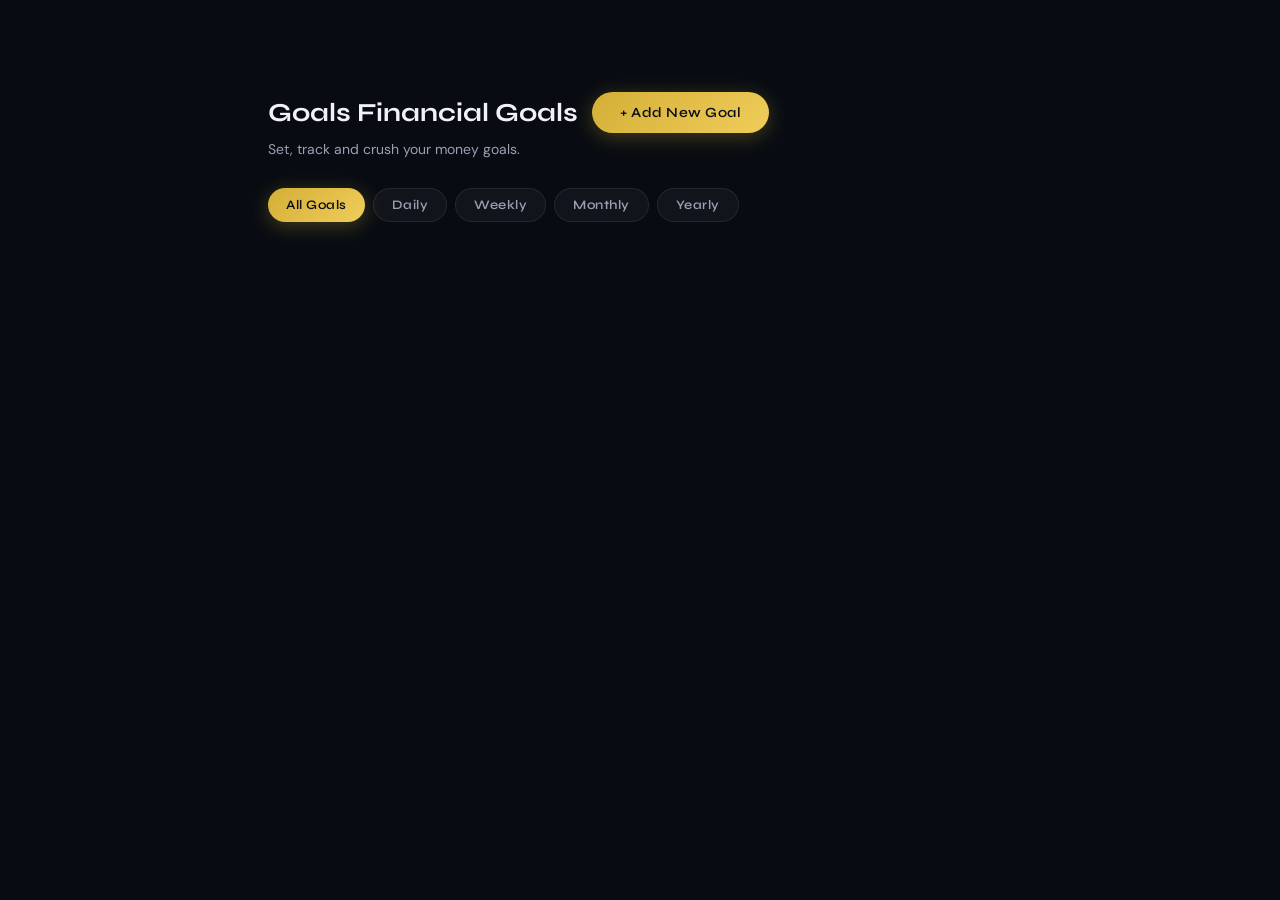
<file: goals.html>
<!DOCTYPE html>
<html lang="en">
<head>
  <meta charset="UTF-8"/>
  <meta name="viewport" content="width=device-width, initial-scale=1.0"/>
  <title>Goals – Money Mission</title>
  <link rel="stylesheet" href="global.css"/>
  <link rel="stylesheet" href="dashboard.css"/>
</head>
<body>
<div id="money-bg"></div>
<div id="toast-container"></div>

<div class="app-layout">
  <main class="main-content" id="mainContent">

    <div class="page-header">
      <div>
        <div class="page-title">Goals Financial Goals</div>
        <div class="page-sub">Set, track and crush your money goals.</div>
      </div>
      <button class="btn btn-gold" onclick="openModal('addGoalModal')">+ Add New Goal</button>
    </div>

    <!-- Filter tabs -->
    <div style="display:flex;gap:8px;flex-wrap:wrap;margin-bottom:20px;" id="goalTabs">
      <button class="btn btn-gold btn-sm" data-filter="all"     onclick="filterGoals('all',this)">All Goals</button>
      <button class="btn btn-ghost btn-sm" data-filter="daily"  onclick="filterGoals('daily',this)">Daily</button>
      <button class="btn btn-ghost btn-sm" data-filter="weekly" onclick="filterGoals('weekly',this)">Weekly</button>
      <button class="btn btn-ghost btn-sm" data-filter="monthly"onclick="filterGoals('monthly',this)">Monthly</button>
      <button class="btn btn-ghost btn-sm" data-filter="yearly" onclick="filterGoals('yearly',this)">Yearly</button>
    </div>

    <!-- Goals List -->
    <div class="goals-list" id="goalsList"></div>

    <!-- Empty state -->
    <div id="goalsEmpty" style="display:none;text-align:center;padding:60px 20px;">
      <div style="font-size:52px;margin-bottom:16px;">Goals</div>
      <div style="font-family:var(--font-display);font-size:20px;font-weight:700;margin-bottom:8px;">No goals yet</div>
      <div style="color:var(--text-secondary);font-size:14px;margin-bottom:24px;">Create your first financial goal and start your journey.</div>
      <button class="btn btn-gold" onclick="openModal('addGoalModal')">Create First Goal</button>
    </div>

  </main>
</div>

<!-- Add/Edit Goal Modal -->
<div class="modal-overlay" id="addGoalModal">
  <div class="glass modal">
    <div class="modal-header">
      <div class="modal-title" id="modalTitle">Add New Goal</div>
      <button class="modal-close" onclick="closeModal('addGoalModal')">×</button>
    </div>
    <form id="goalForm" style="display:flex;flex-direction:column;gap:16px;">
      <input type="hidden" id="goalId"/>
      <div class="goal-form-grid">
        <div class="form-group full-width">
          <label class="form-label">Goal Name</label>
          <input class="form-control" id="gName" placeholder="e.g. Emergency Fund" required/>
        </div>
        <div class="form-group">
          <label class="form-label">Target Amount (₹)</label>
          <input class="form-control" id="gTarget" type="number" placeholder="100000" min="1" required/>
        </div>
        <div class="form-group">
          <label class="form-label">Current Amount (₹)</label>
          <input class="form-control" id="gCurrent" type="number" placeholder="0" min="0" value="0"/>
        </div>
        <div class="form-group">
          <label class="form-label">Deadline</label>
          <input class="form-control" id="gDeadline" type="date"/>
        </div>
        <div class="form-group">
          <label class="form-label">Category</label>
          <select class="form-control" id="gCategory">
            <option value="daily">Daily</option>
            <option value="weekly">Weekly</option>
            <option value="monthly" selected>Monthly</option>
            <option value="yearly">Yearly</option>
          </select>
        </div>
        <div class="form-group full-width">
          <label class="form-label">Priority Level</label>
          <select class="form-control" id="gPriority">
            <option value="high">High High</option>
            <option value="medium" selected>Medium Medium</option>
            <option value="low">Low Low</option>
          </select>
        </div>
      </div>
      <button type="submit" class="btn btn-gold" style="width:100%;padding:14px;">Save Goal</button>
    </form>
  </div>
</div>

<script src="global.js"></script>
<script src="layout.js"></script>
<script>
document.addEventListener('DOMContentLoaded', () => {
  renderLayout('goals.html', 'Goals');
  initMoneyBackground();
  initSidebar();
  loadGoals();
});

let currentFilter = 'all';

// Default goals if none exist
function getGoals() {
  const saved = store.get('goals', null);
  if (saved) return saved;
  const defaults = [
    { id: '1', name: 'Emergency Fund', target: 200000, current: 180000, deadline: '2025-12-31', category: 'yearly',  priority: 'high' },
    { id: '2', name: 'Goa Vacation',   target: 50000,  current: 27500,  deadline: '2025-09-01', category: 'monthly', priority: 'medium' },
    { id: '3', name: 'New Laptop',     target: 80000,  current: 24000,  deadline: '2026-03-01', category: 'monthly', priority: 'medium' },
    { id: '4', name: 'Daily Coffee Budget', target: 3000, current: 2100, deadline: '2025-06-30', category: 'daily', priority: 'low' },
    { id: '5', name: 'Weekly Groceries',    target: 2500, current: 1800, deadline: '2025-06-30', category: 'weekly', priority: 'medium' },
  ];
  store.set('goals', defaults);
  return defaults;
}

function loadGoals(filter) {
  if (filter) currentFilter = filter;
  const goals = getGoals();
  const list = document.getElementById('goalsList');
  const empty = document.getElementById('goalsEmpty');
  const filtered = currentFilter === 'all' ? goals : goals.filter(g => g.category === currentFilter);

  if (!filtered.length) {
    list.innerHTML = '';
    empty.style.display = 'block';
    return;
  }
  empty.style.display = 'none';

  list.innerHTML = filtered.map(goal => {
    const pct = Math.min(Math.round((+goal.current / +goal.target) * 100), 100);
    const fillClass = pct >= 80 ? 'green' : pct >= 40 ? '' : 'red';
    const priorityClass = `priority-${goal.priority}`;
    return `
      <div class="glass goal-card">
        <div class="goal-card-header">
          <div class="goal-info">
            <div class="goal-name">${goal.name}</div>
            <div class="goal-meta">
              <span class="badge ${priorityClass}">${goal.priority} priority</span>
              <span class="badge badge-blue">${goal.category}</span>
              ${goal.deadline ? `<span class="goal-meta-item">Daily ${formatDate(goal.deadline)}</span>` : ''}
            </div>
          </div>
          <div class="goal-actions">
            <button class="btn btn-ghost btn-sm btn-icon" onclick="editGoal('${goal.id}')" title="Edit">Edit</button>
            <button class="btn btn-danger btn-sm btn-icon" onclick="deleteGoal('${goal.id}')" title="Delete">Del</button>
          </div>
        </div>
        <div class="goal-progress-row">
          <div class="goal-amounts">
            <strong>${formatCurrency(goal.current)}</strong>
            <span class="text-muted"> / ${formatCurrency(goal.target)}</span>
          </div>
          <div class="goal-pct">${pct}%</div>
        </div>
        <div class="progress-wrap">
          <div class="progress-fill ${fillClass}" id="gbar-${goal.id}" style="width:0%"></div>
        </div>
      </div>
    `;
  }).join('');

  // Animate bars
  setTimeout(() => {
    filtered.forEach(goal => {
      const pct = Math.min(Math.round((+goal.current / +goal.target) * 100), 100);
      const bar = document.getElementById('gbar-' + goal.id);
      if (bar) bar.style.width = pct + '%';
    });
  }, 80);
}

function filterGoals(filter, btn) {
  currentFilter = filter;
  document.querySelectorAll('#goalTabs .btn').forEach(b => {
    b.className = b === btn ? 'btn btn-gold btn-sm' : 'btn btn-ghost btn-sm';
  });
  loadGoals();
}

// Add / Edit
document.getElementById('goalForm').addEventListener('submit', e => {
  e.preventDefault();
  const id = document.getElementById('goalId').value;
  const goals = getGoals();
  const goal = {
    id: id || Date.now().toString(),
    name: document.getElementById('gName').value.trim(),
    target: +document.getElementById('gTarget').value,
    current: +document.getElementById('gCurrent').value || 0,
    deadline: document.getElementById('gDeadline').value,
    category: document.getElementById('gCategory').value,
    priority: document.getElementById('gPriority').value,
  };
  if (!goal.name || !goal.target) return showToast('Please fill required fields.', 'error');

  if (id) {
    const idx = goals.findIndex(g => g.id === id);
    if (idx > -1) goals[idx] = goal;
  } else {
    goals.push(goal);
  }
  store.set('goals', goals);
  closeModal('addGoalModal');
  loadGoals();
  showToast(id ? 'Goal updated! Goals' : 'New goal created! ', 'success');
});

function editGoal(id) {
  const goal = getGoals().find(g => g.id === id);
  if (!goal) return;
  document.getElementById('modalTitle').textContent = 'Edit Goal';
  document.getElementById('goalId').value   = goal.id;
  document.getElementById('gName').value    = goal.name;
  document.getElementById('gTarget').value  = goal.target;
  document.getElementById('gCurrent').value = goal.current;
  document.getElementById('gDeadline').value = goal.deadline || '';
  document.getElementById('gCategory').value = goal.category;
  document.getElementById('gPriority').value = goal.priority;
  openModal('addGoalModal');
}

function deleteGoal(id) {
  if (!confirm('Delete this goal?')) return;
  const goals = getGoals().filter(g => g.id !== id);
  store.set('goals', goals);
  loadGoals();
  showToast('Goal deleted.', 'info');
}

// Reset modal on open
document.getElementById('addGoalModal').addEventListener('click', e => {
  if (e.target === e.currentTarget) {
    document.getElementById('goalId').value = '';
    document.getElementById('modalTitle').textContent = 'Add New Goal';
    document.getElementById('goalForm').reset();
  }
});

const origOpen = window.openModal;
window.openModal = function(id) {
  if (id === 'addGoalModal') {
    document.getElementById('goalId').value = '';
    document.getElementById('modalTitle').textContent = 'Add New Goal';
    document.getElementById('goalForm').reset();
  }
  origOpen(id);
};
</script>
</body>
</html>
</file>
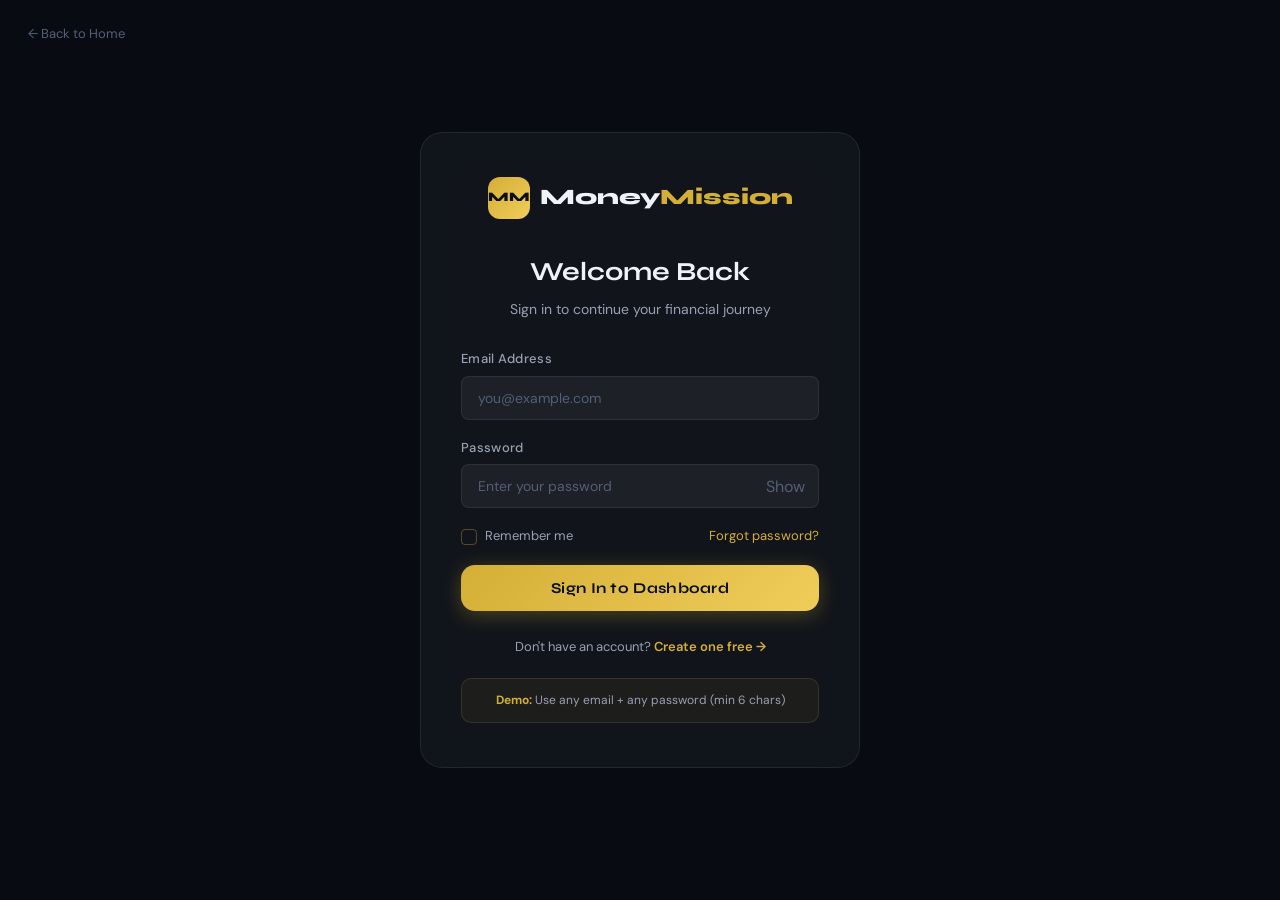
<file: login.html>
<!DOCTYPE html>
<html lang="en">
<head>
  <meta charset="UTF-8"/>
  <meta name="viewport" content="width=device-width, initial-scale=1.0"/>
  <title>Login – Money Mission</title>
  <link rel="stylesheet" href="global.css"/>
  <link rel="stylesheet" href="auth.css"/>
</head>
<body>
<div id="money-bg"></div>
<a href="index.html" class="auth-back">&larr; Back to Home</a>

<div class="auth-page">
  <div class="glass auth-card">

    <div class="auth-logo">
      <div class="logo-icon"></div>
      <div class="logo-name">Money<span>Mission</span></div>
    </div>

    <div class="auth-heading">
      <h1 class="auth-title">Welcome Back</h1>
      <p class="auth-sub">Sign in to continue your financial journey</p>
    </div>

    <form class="auth-form" id="loginForm" novalidate>
      <div class="form-group">
        <label class="form-label" for="email">Email Address</label>
        <input class="form-control" type="email" id="email" placeholder="you@example.com" autocomplete="email"/>
        <span class="field-error" id="emailErr">Please enter a valid email.</span>
      </div>

      <div class="form-group">
        <label class="form-label" for="password">Password</label>
        <div class="input-wrap">
          <input class="form-control" type="password" id="password" placeholder="Enter your password" autocomplete="current-password"/>
          <button type="button" class="input-icon" id="togglePwd">Show</button>
        </div>
        <span class="field-error" id="pwdErr">Password must be at least 6 characters.</span>
      </div>

      <div class="auth-options">
        <label class="remember-wrap">
          <input type="checkbox" id="remember"/>
          <div class="custom-check"></div>
          Remember me
        </label>
        <a href="#" class="forgot-link">Forgot password?</a>
      </div>

      <button type="submit" class="auth-btn" id="loginBtn">Sign In to Dashboard</button>

      <div class="auth-redirect">
        Don't have an account? <a href="signup.html">Create one free &rarr;</a>
      </div>
    </form>

    <div style="margin-top:20px;padding:12px;background:rgba(212,175,55,0.06);border:1px solid rgba(212,175,55,0.15);border-radius:10px;font-size:12px;color:var(--text-secondary);text-align:center;">
      <strong style="color:var(--gold)">Demo:</strong> Use any email + any password (min 6 chars)
    </div>
  </div>
</div>

<script src="global.js"></script>
<script>
  // Override guardRoute — this is a public page
  function guardRoute() {}

  // Password toggle
  document.getElementById('togglePwd').addEventListener('click', function() {
    var p = document.getElementById('password');
    p.type = (p.type === 'password') ? 'text' : 'password';
    this.textContent = (p.type === 'text') ? 'Hide' : 'Show';
  });

  // Init background
  document.addEventListener('DOMContentLoaded', function() {
    initMoneyBackground();
  });

  // Form submit
  document.getElementById('loginForm').addEventListener('submit', function(e) {
    e.preventDefault();

    var email = document.getElementById('email').value.trim();
    var pwd   = document.getElementById('password').value;
    var valid = true;

    document.getElementById('emailErr').classList.remove('show');
    document.getElementById('pwdErr').classList.remove('show');

    if (!email || email.indexOf('@') < 0 || email.indexOf('.') < 0) {
      document.getElementById('emailErr').classList.add('show');
      valid = false;
    }
    if (pwd.length < 6) {
      document.getElementById('pwdErr').classList.add('show');
      valid = false;
    }
    if (!valid) return;

    var btn = document.getElementById('loginBtn');
    btn.textContent = 'Signing in...';
    btn.disabled = true;

    setTimeout(function() {
      // Save user
      var name = email.split('@')[0]
        .replace(/[._-]/g, ' ')
        .replace(/\b\w/g, function(ch) { return ch.toUpperCase(); });
      try {
        localStorage.setItem('mm_user', JSON.stringify({
          name: name, email: email, joinedAt: new Date().toISOString()
        }));
      } catch(ex) {}

      // ---- THE FIX: build absolute URL from current location ----
      var url = window.location.protocol + '//' +
                window.location.host +
                window.location.pathname.replace(/\/[^\/]*$/, '/') +
                'dashboard.html';
      window.location.replace(url);
    }, 700);
  });
</script>
</body>
</html>
</file>
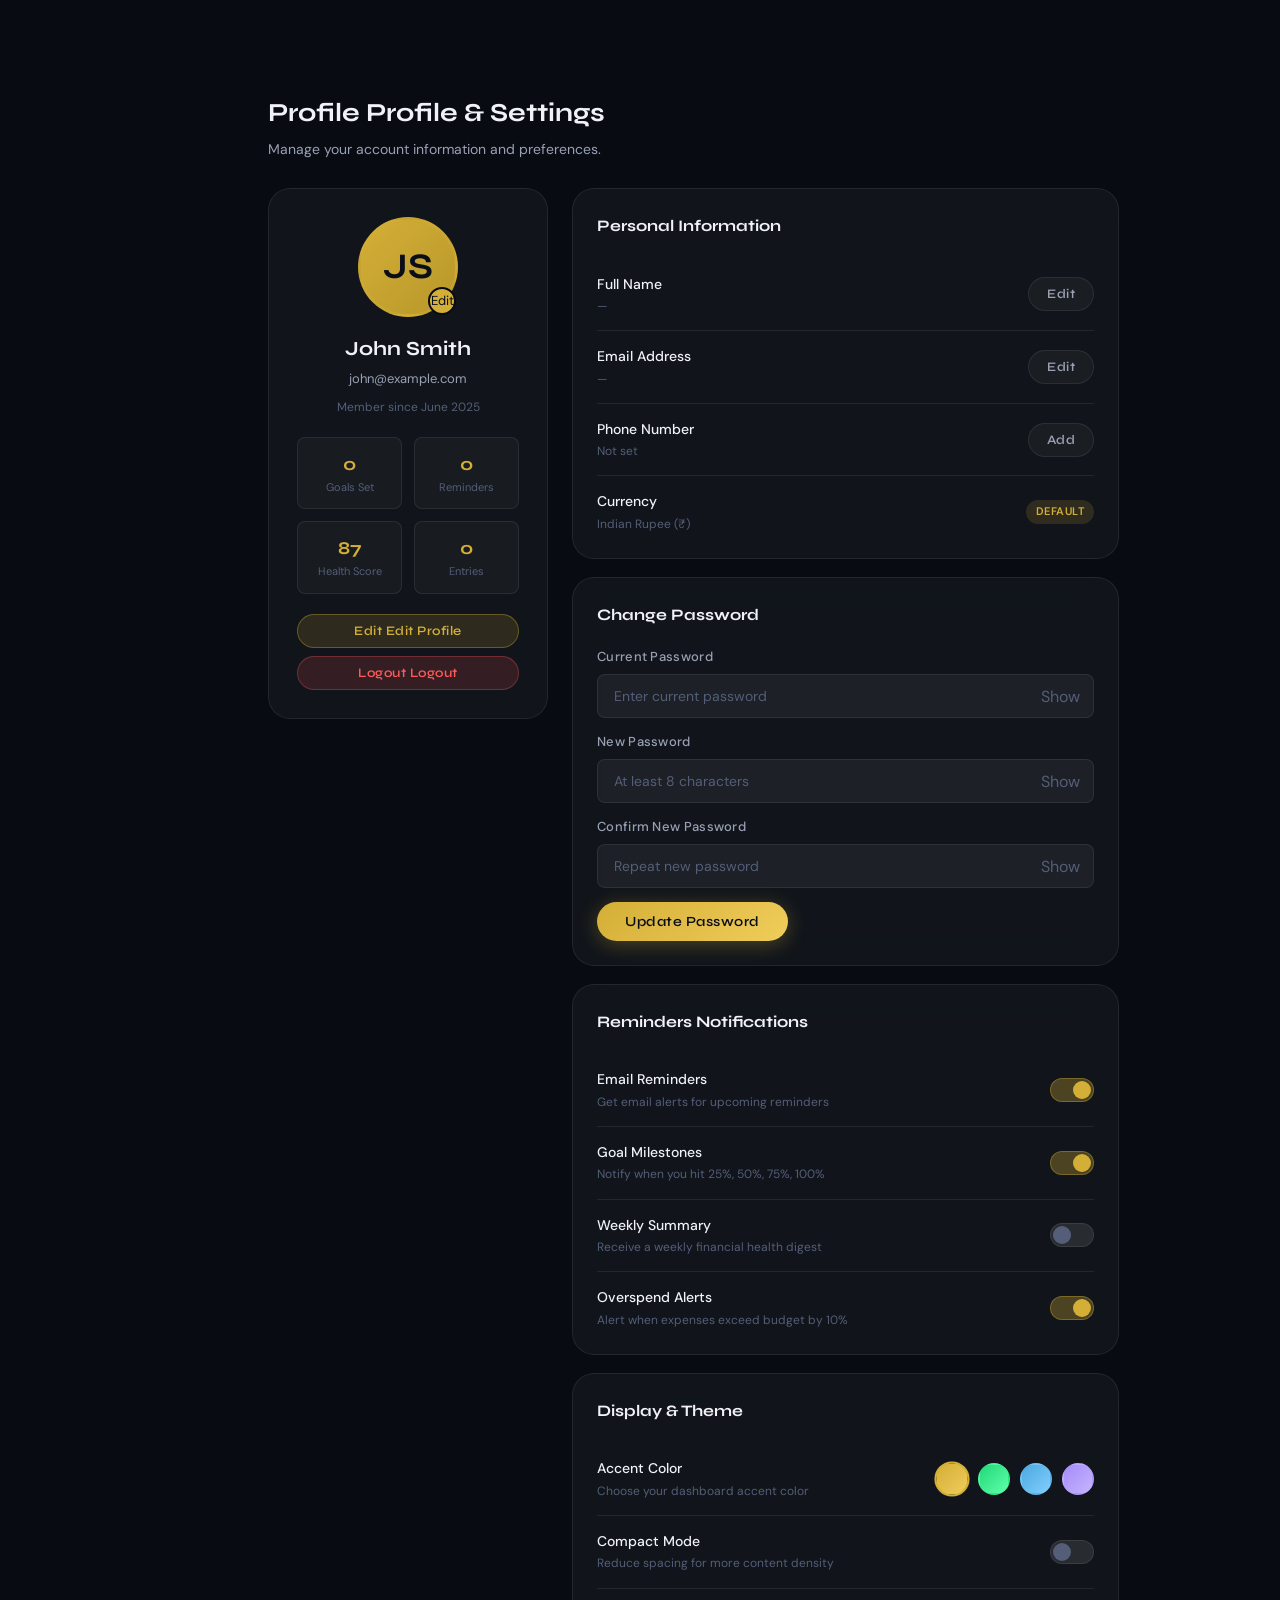
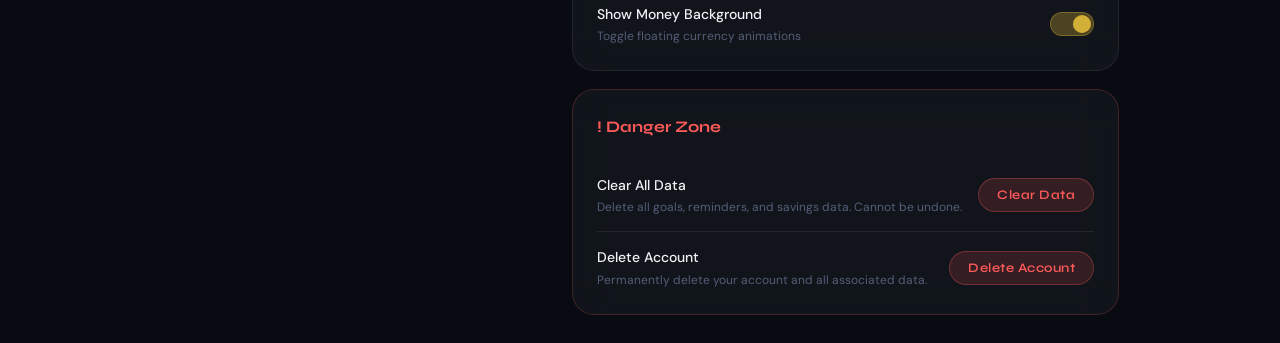
<file: profile.html>
<!DOCTYPE html>
<html lang="en">
<head>
  <meta charset="UTF-8"/>
  <meta name="viewport" content="width=device-width, initial-scale=1.0"/>
  <title>Profile – Money Mission</title>
  <link rel="stylesheet" href="global.css"/>
  <link rel="stylesheet" href="dashboard.css"/>
</head>
<body>
<div id="money-bg"></div>
<div id="toast-container"></div>

<div class="app-layout">
  <main class="main-content">

    <div class="page-header">
      <div>
        <div class="page-title">Profile Profile & Settings</div>
        <div class="page-sub">Manage your account information and preferences.</div>
      </div>
    </div>

    <div class="profile-layout">

      <!-- Left sidebar card -->
      <div>
        <div class="glass profile-sidebar-card">
          <div class="profile-photo-wrap">
            <div class="profile-photo" id="profileAvatar">JS</div>
            <button class="photo-edit-btn" onclick="document.getElementById('photoInput').click()" title="Change photo">Edit</button>
            <input type="file" id="photoInput" accept="image/*" style="display:none" onchange="handlePhotoChange(event)"/>
          </div>
          <div class="profile-name" id="profileName">John Smith</div>
          <div class="profile-email" id="profileEmail">john@example.com</div>
          <div class="profile-joined" id="profileJoined">Member since June 2025</div>

          <div class="profile-stats-mini">
            <div class="profile-stat-mini">
              <div class="profile-stat-mini-val" id="pGoalsCount">0</div>
              <div class="profile-stat-mini-label">Goals Set</div>
            </div>
            <div class="profile-stat-mini">
              <div class="profile-stat-mini-val" id="pRemCount">0</div>
              <div class="profile-stat-mini-label">Reminders</div>
            </div>
            <div class="profile-stat-mini">
              <div class="profile-stat-mini-val">87</div>
              <div class="profile-stat-mini-label">Health Score</div>
            </div>
            <div class="profile-stat-mini">
              <div class="profile-stat-mini-val" id="pSavCount">0</div>
              <div class="profile-stat-mini-label">Entries</div>
            </div>
          </div>

          <div style="margin-top:20px;display:flex;flex-direction:column;gap:8px;">
            <button class="btn btn-outline btn-sm w-full" onclick="openModal('editProfileModal')">Edit Edit Profile</button>
            <button class="btn btn-danger btn-sm w-full" onclick="confirmLogout()">Logout Logout</button>
          </div>
        </div>
      </div>

      <!-- Right main -->
      <div class="profile-main">

        <!-- Personal Info -->
        <div class="glass settings-section-card">
          <div class="settings-section-title"> Personal Information</div>
          <div id="profileInfoRows">
            <div class="settings-row">
              <div><div class="settings-label">Full Name</div><div class="settings-desc" id="infoName">—</div></div>
              <button class="btn btn-ghost btn-sm" onclick="openModal('editProfileModal')">Edit</button>
            </div>
            <div class="settings-row">
              <div><div class="settings-label">Email Address</div><div class="settings-desc" id="infoEmail">—</div></div>
              <button class="btn btn-ghost btn-sm" onclick="openModal('editProfileModal')">Edit</button>
            </div>
            <div class="settings-row">
              <div><div class="settings-label">Phone Number</div><div class="settings-desc" id="infoPhone">Not set</div></div>
              <button class="btn btn-ghost btn-sm" onclick="openModal('editProfileModal')">Add</button>
            </div>
            <div class="settings-row">
              <div><div class="settings-label">Currency</div><div class="settings-desc">Indian Rupee (₹)</div></div>
              <span class="badge badge-gold">Default</span>
            </div>
          </div>
        </div>

        <!-- Change Password -->
        <div class="glass settings-section-card">
          <div class="settings-section-title"> Change Password</div>
          <form id="pwdForm" style="display:flex;flex-direction:column;gap:14px;">
            <div class="form-group">
              <label class="form-label">Current Password</label>
              <div class="input-wrap">
                <input class="form-control" type="password" id="curPwd" placeholder="Enter current password"/>
                <button type="button" class="input-icon" onclick="togglePwdField('curPwd',this)">Show</button>
              </div>
            </div>
            <div class="form-group">
              <label class="form-label">New Password</label>
              <div class="input-wrap">
                <input class="form-control" type="password" id="newPwd" placeholder="At least 8 characters"/>
                <button type="button" class="input-icon" onclick="togglePwdField('newPwd',this)">Show</button>
              </div>
            </div>
            <div class="form-group">
              <label class="form-label">Confirm New Password</label>
              <div class="input-wrap">
                <input class="form-control" type="password" id="cnfPwd" placeholder="Repeat new password"/>
                <button type="button" class="input-icon" onclick="togglePwdField('cnfPwd',this)">Show</button>
              </div>
            </div>
            <button type="submit" class="btn btn-gold" style="align-self:flex-start;padding:11px 28px;">Update Password</button>
          </form>
        </div>

        <!-- Notification Settings -->
        <div class="glass settings-section-card">
          <div class="settings-section-title">Reminders Notifications</div>
          <div class="settings-row">
            <div>
              <div class="settings-label">Email Reminders</div>
              <div class="settings-desc">Get email alerts for upcoming reminders</div>
            </div>
            <label class="toggle-switch">
              <input type="checkbox" id="togEmail" checked onchange="savePref('notifEmail', this.checked)"/>
              <div class="toggle-track"></div>
            </label>
          </div>
          <div class="settings-row">
            <div>
              <div class="settings-label">Goal Milestones</div>
              <div class="settings-desc">Notify when you hit 25%, 50%, 75%, 100%</div>
            </div>
            <label class="toggle-switch">
              <input type="checkbox" id="togGoal" checked onchange="savePref('notifGoal', this.checked)"/>
              <div class="toggle-track"></div>
            </label>
          </div>
          <div class="settings-row">
            <div>
              <div class="settings-label">Weekly Summary</div>
              <div class="settings-desc">Receive a weekly financial health digest</div>
            </div>
            <label class="toggle-switch">
              <input type="checkbox" id="togWeekly" onchange="savePref('notifWeekly', this.checked)"/>
              <div class="toggle-track"></div>
            </label>
          </div>
          <div class="settings-row">
            <div>
              <div class="settings-label">Overspend Alerts</div>
              <div class="settings-desc">Alert when expenses exceed budget by 10%</div>
            </div>
            <label class="toggle-switch">
              <input type="checkbox" id="togOverspend" checked onchange="savePref('notifOverspend', this.checked)"/>
              <div class="toggle-track"></div>
            </label>
          </div>
        </div>

        <!-- Theme / Display Settings -->
        <div class="glass settings-section-card">
          <div class="settings-section-title"> Display & Theme</div>
          <div class="settings-row">
            <div>
              <div class="settings-label">Accent Color</div>
              <div class="settings-desc">Choose your dashboard accent color</div>
            </div>
            <div class="theme-selector">
              <div class="theme-opt active" style="background:linear-gradient(135deg,#d4af37,#f0cc5a);" title="Gold" onclick="setAccent('gold', this)"></div>
              <div class="theme-opt" style="background:linear-gradient(135deg,#22d97a,#5effa8);" title="Green" onclick="setAccent('green', this)"></div>
              <div class="theme-opt" style="background:linear-gradient(135deg,#4ea8de,#80cfff);" title="Blue" onclick="setAccent('blue', this)"></div>
              <div class="theme-opt" style="background:linear-gradient(135deg,#a78bfa,#c4b5fd);" title="Purple" onclick="setAccent('purple', this)"></div>
            </div>
          </div>
          <div class="settings-row">
            <div>
              <div class="settings-label">Compact Mode</div>
              <div class="settings-desc">Reduce spacing for more content density</div>
            </div>
            <label class="toggle-switch">
              <input type="checkbox" id="togCompact" onchange="savePref('compact', this.checked)"/>
              <div class="toggle-track"></div>
            </label>
          </div>
          <div class="settings-row">
            <div>
              <div class="settings-label">Show Money Background</div>
              <div class="settings-desc">Toggle floating currency animations</div>
            </div>
            <label class="toggle-switch">
              <input type="checkbox" id="togBg" checked onchange="toggleMoneyBg(this.checked)"/>
              <div class="toggle-track"></div>
            </label>
          </div>
        </div>

        <!-- Danger Zone -->
        <div class="glass settings-section-card" style="border-color:rgba(255,90,90,0.2);">
          <div class="settings-section-title" style="color:var(--red);">! Danger Zone</div>
          <div class="settings-row">
            <div>
              <div class="settings-label">Clear All Data</div>
              <div class="settings-desc">Delete all goals, reminders, and savings data. Cannot be undone.</div>
            </div>
            <button class="btn btn-danger btn-sm" onclick="clearAllData()">Clear Data</button>
          </div>
          <div class="settings-row">
            <div>
              <div class="settings-label">Delete Account</div>
              <div class="settings-desc">Permanently delete your account and all associated data.</div>
            </div>
            <button class="btn btn-danger btn-sm" onclick="deleteAccount()">Delete Account</button>
          </div>
        </div>

      </div><!-- /profile-main -->
    </div><!-- /profile-layout -->
  </main>
</div>

<!-- Edit Profile Modal -->
<div class="modal-overlay" id="editProfileModal">
  <div class="glass modal">
    <div class="modal-header">
      <div class="modal-title">Edit Profile</div>
      <button class="modal-close" onclick="closeModal('editProfileModal')">×</button>
    </div>
    <form id="editProfileForm" style="display:flex;flex-direction:column;gap:16px;">
      <div class="form-group">
        <label class="form-label">Full Name</label>
        <input class="form-control" id="editName" placeholder="Your full name"/>
      </div>
      <div class="form-group">
        <label class="form-label">Email Address</label>
        <input class="form-control" id="editEmail" type="email" placeholder="you@example.com"/>
      </div>
      <div class="form-group">
        <label class="form-label">Phone Number</label>
        <input class="form-control" id="editPhone" placeholder="+91 98765 43210"/>
      </div>
      <div class="form-group">
        <label class="form-label">Bio / Note</label>
        <input class="form-control" id="editBio" placeholder="A short note about yourself…"/>
      </div>
      <button type="submit" class="btn btn-gold" style="width:100%;padding:14px;">Save Changes</button>
    </form>
  </div>
</div>

<script src="global.js"></script>
<script src="layout.js"></script>
<script>
document.addEventListener('DOMContentLoaded', () => {
  renderLayout('profile.html', 'Profile & Settings');
  initMoneyBackground();
  initSidebar();
  loadProfile();
  loadStats();
  loadPrefs();
});

function loadProfile() {
  const user = getUser();
  const initials = (user.name || 'U').split(' ').map(w => w[0]).join('').toUpperCase().slice(0,2);
  document.getElementById('profileAvatar').textContent = initials;
  document.getElementById('profileName').textContent   = user.name  || '—';
  document.getElementById('profileEmail').textContent  = user.email || '—';
  document.getElementById('profileJoined').textContent = user.joinedAt
    ? 'Member since ' + new Date(user.joinedAt).toLocaleDateString('en-IN', { month:'long', year:'numeric' })
    : 'Member since 2025';
  document.getElementById('infoName').textContent  = user.name  || '—';
  document.getElementById('infoEmail').textContent = user.email || '—';
  document.getElementById('infoPhone').textContent = user.phone || 'Not set';
  // Pre-fill edit form
  document.getElementById('editName').value  = user.name  || '';
  document.getElementById('editEmail').value = user.email || '';
  document.getElementById('editPhone').value = user.phone || '';
  document.getElementById('editBio').value   = user.bio   || '';
}

function loadStats() {
  const goals    = store.get('goals', []);
  const rems     = store.get('reminders', []);
  const savEnts  = store.get('savings_entries', []);
  document.getElementById('pGoalsCount').textContent = goals.length;
  document.getElementById('pRemCount').textContent   = rems.length;
  document.getElementById('pSavCount').textContent   = savEnts.length;
}

function loadPrefs() {
  const prefs = store.get('prefs', {});
  if (prefs.notifEmail   !== undefined) document.getElementById('togEmail').checked     = prefs.notifEmail;
  if (prefs.notifGoal    !== undefined) document.getElementById('togGoal').checked      = prefs.notifGoal;
  if (prefs.notifWeekly  !== undefined) document.getElementById('togWeekly').checked    = prefs.notifWeekly;
  if (prefs.notifOverspend !== undefined) document.getElementById('togOverspend').checked = prefs.notifOverspend;
  if (prefs.compact      !== undefined) document.getElementById('togCompact').checked   = prefs.compact;
  if (prefs.showBg       !== undefined) document.getElementById('togBg').checked        = prefs.showBg;
}

function savePref(key, val) {
  const prefs = store.get('prefs', {});
  prefs[key] = val;
  store.set('prefs', prefs);
  showToast('Preference saved.', 'info', 1800);
}

function togglePwdField(id, btn) {
  const el = document.getElementById(id);
  const isText = el.type === 'text';
  el.type = isText ? 'password' : 'text';
  btn.textContent = isText ? 'Show' : '';
}

function setAccent(name, el) {
  document.querySelectorAll('.theme-opt').forEach(o => o.classList.remove('active'));
  el.classList.add('active');
  savePref('accent', name);
  showToast('Accent color updated! ', 'success');
}

function toggleMoneyBg(on) {
  const bg = document.getElementById('money-bg');
  if (bg) bg.style.display = on ? 'block' : 'none';
  savePref('showBg', on);
}

function handlePhotoChange(e) {
  const file = e.target.files[0];
  if (!file) return;
  const reader = new FileReader();
  reader.onload = ev => {
    const av = document.getElementById('profileAvatar');
    av.style.background = 'none';
    av.style.backgroundImage = `url(${ev.target.result})`;
    av.style.backgroundSize = 'cover';
    av.style.backgroundPosition = 'center';
    av.textContent = '';
    showToast('Profile photo updated! ', 'success');
  };
  reader.readAsDataURL(file);
}

document.getElementById('pwdForm').addEventListener('submit', e => {
  e.preventDefault();
  const cur = document.getElementById('curPwd').value;
  const nw  = document.getElementById('newPwd').value;
  const cnf = document.getElementById('cnfPwd').value;
  if (!cur) return showToast('Enter your current password.', 'error');
  if (nw.length < 8) return showToast('New password must be at least 8 characters.', 'error');
  if (nw !== cnf) return showToast('Passwords do not match.', 'error');
  showToast('Password updated successfully! ', 'success');
  document.getElementById('pwdForm').reset();
});

document.getElementById('editProfileForm').addEventListener('submit', e => {
  e.preventDefault();
  const user = getUser();
  user.name  = document.getElementById('editName').value.trim()  || user.name;
  user.email = document.getElementById('editEmail').value.trim() || user.email;
  user.phone = document.getElementById('editPhone').value.trim();
  user.bio   = document.getElementById('editBio').value.trim();
  store.set('user', user);
  closeModal('editProfileModal');
  loadProfile();
  showToast('Profile updated! [Done]', 'success');
});

function clearAllData() {
  if (!confirm('This will delete all your goals, reminders, and savings history. Continue?')) return;
  store.remove('goals');
  store.remove('reminders');
  store.remove('savings_entries');
  store.remove('savings_total');
  loadStats();
  showToast('All data cleared.', 'info');
}

function deleteAccount() {
  if (!confirm('Are you sure? This cannot be undone.')) return;
  store.remove('user');
  store.remove('goals');
  store.remove('reminders');
  store.remove('savings_entries');
  store.remove('prefs');
  showToast('Account deleted. Goodbye! ', 'info', 2000);
  setTimeout(() => { window.location.href = 'index.html'; }, 1500);
}

function confirmLogout() {
  if (!confirm('Log out of Money Mission?')) return;
  logout();
}
</script>
</body>
</html>
</file>
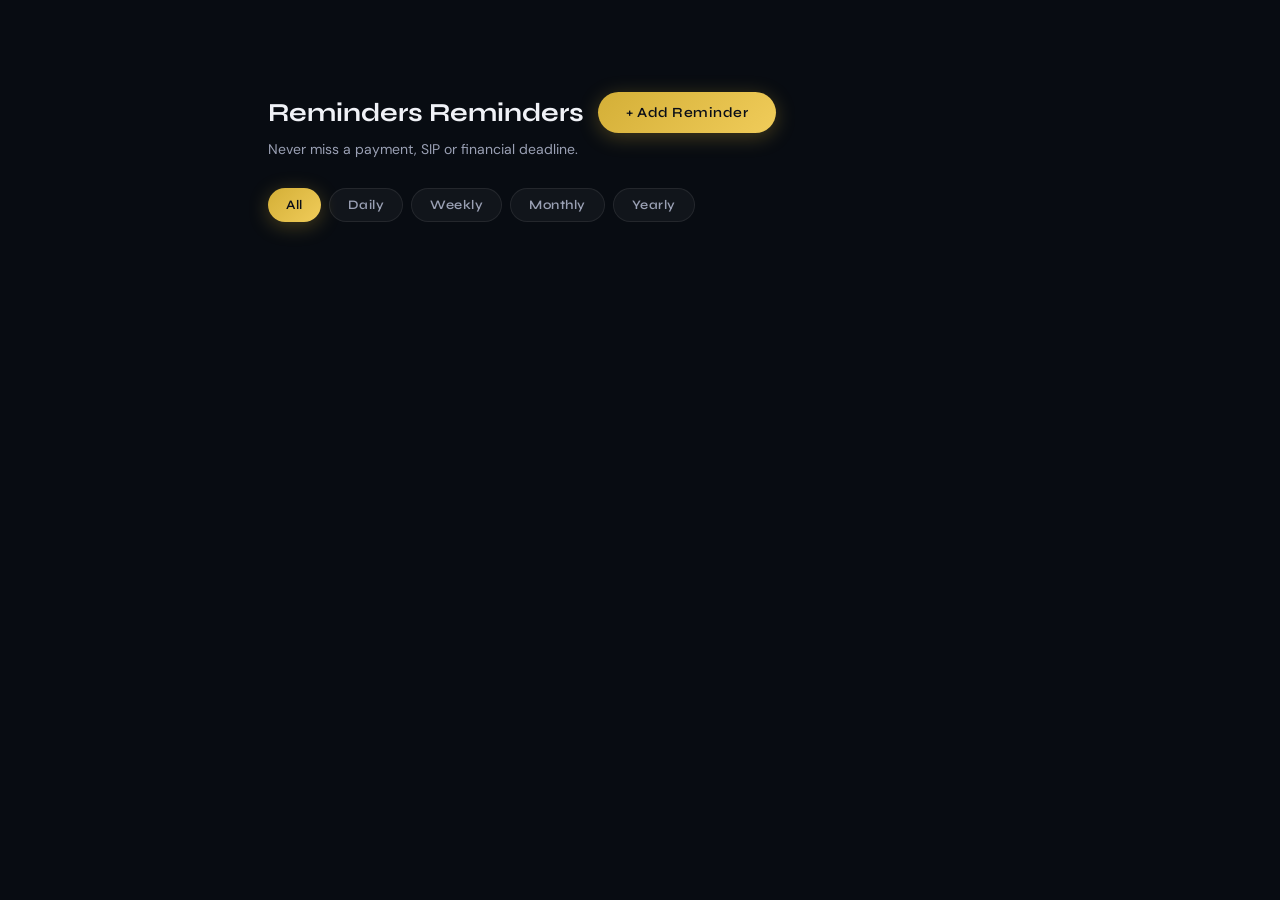
<file: reminders.html>
<!DOCTYPE html>
<html lang="en">
<head>
  <meta charset="UTF-8"/>
  <meta name="viewport" content="width=device-width, initial-scale=1.0"/>
  <title>Reminders – Money Mission</title>
  <link rel="stylesheet" href="global.css"/>
  <link rel="stylesheet" href="dashboard.css"/>
</head>
<body>
<div id="money-bg"></div>
<div id="toast-container"></div>

<div class="app-layout">
  <main class="main-content">
    <div class="page-header">
      <div>
        <div class="page-title">Reminders Reminders</div>
        <div class="page-sub">Never miss a payment, SIP or financial deadline.</div>
      </div>
      <button class="btn btn-gold" onclick="openAddModal()">+ Add Reminder</button>
    </div>

    <!-- Type filters -->
    <div style="display:flex;gap:8px;flex-wrap:wrap;margin-bottom:20px;" id="reminderTabs">
      <button class="btn btn-gold btn-sm"  data-f="all"     onclick="filterReminders('all',this)">All</button>
      <button class="btn btn-ghost btn-sm" data-f="daily"   onclick="filterReminders('daily',this)">Daily</button>
      <button class="btn btn-ghost btn-sm" data-f="weekly"  onclick="filterReminders('weekly',this)">Weekly</button>
      <button class="btn btn-ghost btn-sm" data-f="monthly" onclick="filterReminders('monthly',this)">Monthly</button>
      <button class="btn btn-ghost btn-sm" data-f="yearly"  onclick="filterReminders('yearly',this)">Yearly</button>
    </div>

    <div class="reminders-grid" id="remindersGrid"></div>
    <div id="remindersEmpty" style="display:none;text-align:center;padding:60px 20px;">
      <div style="font-size:52px;margin-bottom:16px;">Reminders</div>
      <div style="font-family:var(--font-display);font-size:20px;font-weight:700;margin-bottom:8px;">No reminders</div>
      <div style="color:var(--text-secondary);font-size:14px;margin-bottom:24px;">Set up a reminder so you never miss anything important.</div>
      <button class="btn btn-gold" onclick="openAddModal()">Add First Reminder</button>
    </div>
  </main>
</div>

<!-- Reminder Modal -->
<div class="modal-overlay" id="reminderModal">
  <div class="glass modal">
    <div class="modal-header">
      <div class="modal-title" id="reminderModalTitle">Add Reminder</div>
      <button class="modal-close" onclick="closeModal('reminderModal')">×</button>
    </div>
    <form id="reminderForm" style="display:flex;flex-direction:column;gap:16px;">
      <input type="hidden" id="remId"/>
      <div class="form-group">
        <label class="form-label">Title</label>
        <input class="form-control" id="remTitle" placeholder="e.g. Pay Credit Card Bill" required/>
      </div>
      <div class="form-group">
        <label class="form-label">Description</label>
        <input class="form-control" id="remDesc" placeholder="Optional note…"/>
      </div>
      <div style="display:grid;grid-template-columns:1fr 1fr;gap:14px;">
        <div class="form-group">
          <label class="form-label">Type</label>
          <select class="form-control" id="remType">
            <option value="daily">Daily</option>
            <option value="weekly">Weekly</option>
            <option value="monthly" selected>Monthly</option>
            <option value="yearly">Yearly</option>
          </select>
        </div>
        <div class="form-group">
          <label class="form-label">Time</label>
          <input class="form-control" id="remTime" type="time" value="09:00"/>
        </div>
        <div class="form-group">
          <label class="form-label">Date</label>
          <input class="form-control" id="remDate" type="date"/>
        </div>
      </div>
      <button type="submit" class="btn btn-gold" style="width:100%;padding:14px;">Save Reminder</button>
    </form>
  </div>
</div>

<script src="global.js"></script>
<script src="layout.js"></script>
<script>
document.addEventListener('DOMContentLoaded', () => {
  renderLayout('reminders.html', 'Reminders');
  initMoneyBackground();
  initSidebar();
  loadReminders();
});

let remFilter = 'all';

const stripeMap = { daily:'stripe-daily', weekly:'stripe-weekly', monthly:'stripe-monthly', yearly:'stripe-yearly' };
const typeColors = { daily:'var(--gold)', weekly:'var(--green)', monthly:'var(--blue)', yearly:'var(--red)' };

function getReminders() {
  const saved = store.get('reminders', null);
  if (saved) return saved;
  const defaults = [
    { id:'1', title:'Pay Credit Card',    desc:'HDFC Credit card bill',  type:'monthly', date:'2025-06-15', time:'10:00', done:false },
    { id:'2', title:'SIP Investment',     desc:'Nifty 50 mutual fund',   type:'monthly', date:'2025-06-01', time:'08:00', done:true  },
    { id:'3', title:'Weekly Groceries',   desc:'Buy essentials for week', type:'weekly',  date:'2025-06-07', time:'18:00', done:false },
    { id:'4', title:'Daily Expense Log',  desc:'Record today's expenses', type:'daily',   date:'2025-06-06', time:'21:00', done:false },
    { id:'5', title:'Annual Insurance',   desc:'Renew health insurance',  type:'yearly',  date:'2025-12-01', time:'09:00', done:false },
  ];
  store.set('reminders', defaults);
  return defaults;
}

function loadReminders() {
  const reminders = getReminders();
  const grid  = document.getElementById('remindersGrid');
  const empty = document.getElementById('remindersEmpty');
  const filtered = remFilter === 'all' ? reminders : reminders.filter(r => r.type === remFilter);

  if (!filtered.length) { grid.innerHTML = ''; empty.style.display = 'block'; return; }
  empty.style.display = 'none';

  grid.innerHTML = filtered.map(r => `
    <div class="glass reminder-card${r.done ? ' done' : ''}">
      <div class="reminder-type-stripe ${stripeMap[r.type]}"></div>
      <div class="reminder-header">
        <div>
          <div class="reminder-title">${r.title}</div>
          <span class="badge" style="background:rgba(255,255,255,0.05);color:${typeColors[r.type]};border:1px solid ${typeColors[r.type]}30;margin-top:4px;">${r.type}</span>
        </div>
        <div style="display:flex;gap:6px;margin-left:8px;">
          <button class="btn btn-ghost btn-sm btn-icon" onclick="editReminder('${r.id}')" title="Edit">Edit</button>
          <button class="btn btn-danger btn-sm btn-icon" onclick="deleteReminder('${r.id}')" title="Delete">Del</button>
        </div>
      </div>
      ${r.desc ? `<div class="reminder-desc">${r.desc}</div>` : ''}
      <div class="reminder-footer">
        <div class="reminder-datetime">
          Daily ${formatDate(r.date)} &nbsp; ⏰ ${r.time}
        </div>
        <button class="btn btn-sm ${r.done ? 'btn-ghost' : 'btn-green'}" onclick="toggleDone('${r.id}')">
          ${r.done ? 'Undo Undo' : 'Done Done'}
        </button>
      </div>
    </div>
  `).join('');
}

function filterReminders(f, btn) {
  remFilter = f;
  document.querySelectorAll('#reminderTabs .btn').forEach(b => {
    b.className = b === btn ? 'btn btn-gold btn-sm' : 'btn btn-ghost btn-sm';
  });
  loadReminders();
}

function openAddModal() {
  document.getElementById('reminderModalTitle').textContent = 'Add Reminder';
  document.getElementById('remId').value = '';
  document.getElementById('reminderForm').reset();
  document.getElementById('remTime').value = '09:00';
  openModal('reminderModal');
}

function editReminder(id) {
  const r = getReminders().find(r => r.id === id);
  if (!r) return;
  document.getElementById('reminderModalTitle').textContent = 'Edit Reminder';
  document.getElementById('remId').value    = r.id;
  document.getElementById('remTitle').value = r.title;
  document.getElementById('remDesc').value  = r.desc || '';
  document.getElementById('remType').value  = r.type;
  document.getElementById('remDate').value  = r.date || '';
  document.getElementById('remTime').value  = r.time || '09:00';
  openModal('reminderModal');
}

function deleteReminder(id) {
  if (!confirm('Delete this reminder?')) return;
  store.set('reminders', getReminders().filter(r => r.id !== id));
  loadReminders();
  showToast('Reminder deleted.', 'info');
}

function toggleDone(id) {
  const list = getReminders();
  const r = list.find(r => r.id === id);
  if (r) r.done = !r.done;
  store.set('reminders', list);
  loadReminders();
  showToast(r.done ? 'Reminder marked complete [Done]' : 'Reminder reopened.', r.done ? 'success' : 'info');
}

document.getElementById('reminderForm').addEventListener('submit', e => {
  e.preventDefault();
  const id = document.getElementById('remId').value;
  const list = getReminders();
  const item = {
    id: id || Date.now().toString(),
    title: document.getElementById('remTitle').value.trim(),
    desc:  document.getElementById('remDesc').value.trim(),
    type:  document.getElementById('remType').value,
    date:  document.getElementById('remDate').value,
    time:  document.getElementById('remTime').value,
    done:  false,
  };
  if (!item.title) return showToast('Please enter a title.', 'error');
  if (id) { const idx = list.findIndex(r => r.id === id); if (idx > -1) { item.done = list[idx].done; list[idx] = item; } }
  else list.push(item);
  store.set('reminders', list);
  closeModal('reminderModal');
  loadReminders();
  showToast(id ? 'Reminder updated! Reminders' : 'Reminder added! Reminders', 'success');
});
</script>
</body>
</html>
</file>
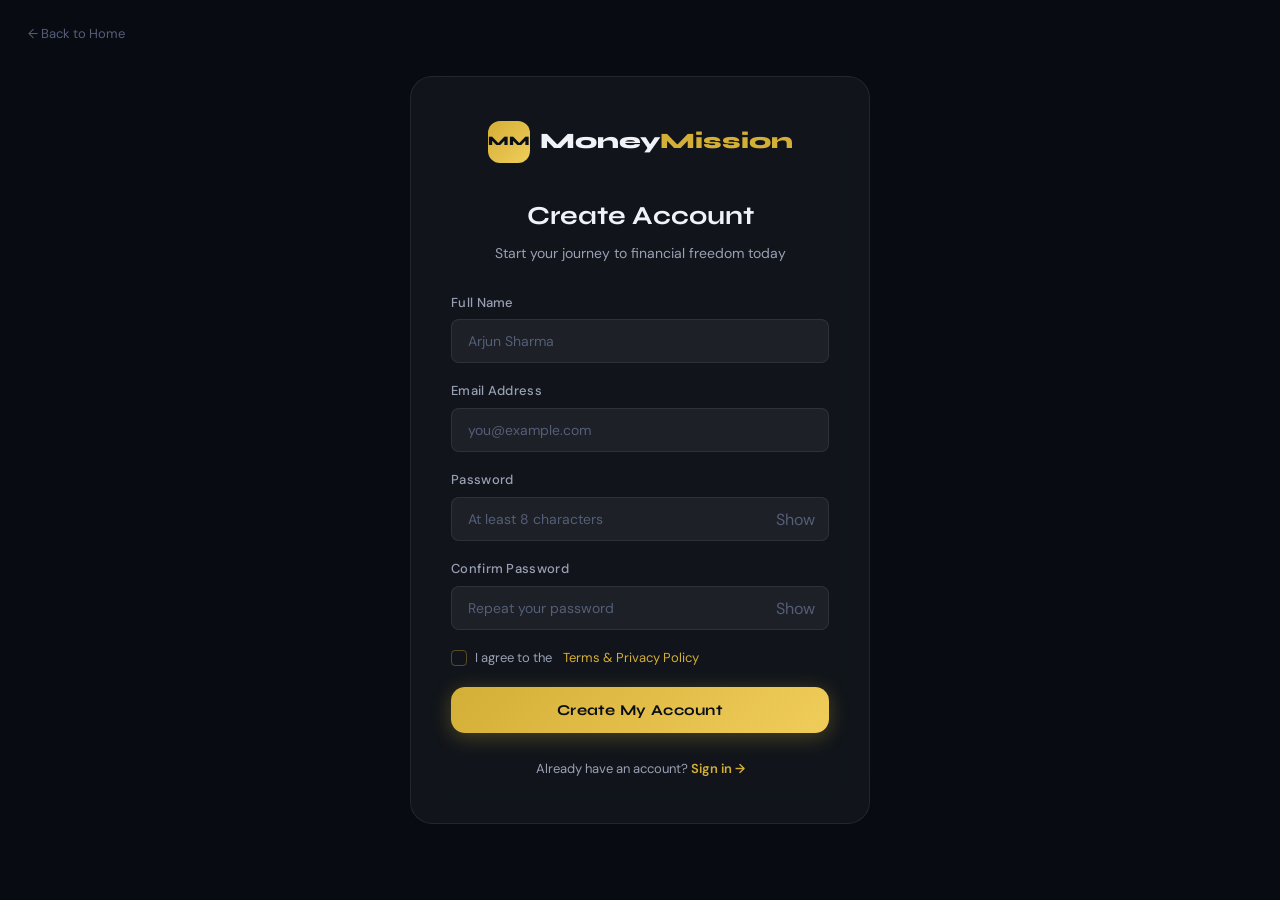
<file: signup.html>
<!DOCTYPE html>
<html lang="en">
<head>
  <meta charset="UTF-8"/>
  <meta name="viewport" content="width=device-width, initial-scale=1.0"/>
  <title>Sign Up – Money Mission</title>
  <link rel="stylesheet" href="global.css"/>
  <link rel="stylesheet" href="auth.css"/>
</head>
<body>
<div id="money-bg"></div>
<a href="index.html" class="auth-back">&larr; Back to Home</a>

<div class="auth-page">
  <div class="glass auth-card" style="max-width:460px;">
    <div class="auth-logo">
      <div class="logo-icon"></div>
      <div class="logo-name">Money<span>Mission</span></div>
    </div>
    <div class="auth-heading">
      <h1 class="auth-title">Create Account</h1>
      <p class="auth-sub">Start your journey to financial freedom today</p>
    </div>

    <form class="auth-form" id="signupForm" novalidate>
      <div class="form-group">
        <label class="form-label">Full Name</label>
        <input class="form-control" type="text" id="fullName" placeholder="Arjun Sharma" autocomplete="name"/>
        <span class="field-error" id="nameErr">Please enter your full name.</span>
      </div>
      <div class="form-group">
        <label class="form-label">Email Address</label>
        <input class="form-control" type="email" id="email" placeholder="you@example.com" autocomplete="email"/>
        <span class="field-error" id="emailErr">Please enter a valid email.</span>
      </div>
      <div class="form-group">
        <label class="form-label">Password</label>
        <div class="input-wrap">
          <input class="form-control" type="password" id="password" placeholder="At least 8 characters" autocomplete="new-password"/>
          <button type="button" class="input-icon" id="togglePwd">Show</button>
        </div>
        <div class="pwd-strength-wrap" id="strengthWrap" style="display:none">
          <div class="pwd-strength-bars">
            <div class="pwd-bar" id="bar1"></div>
            <div class="pwd-bar" id="bar2"></div>
            <div class="pwd-bar" id="bar3"></div>
            <div class="pwd-bar" id="bar4"></div>
          </div>
          <span class="pwd-strength-label" id="strengthLabel">Too weak</span>
        </div>
        <span class="field-error" id="pwdErr">Password must be at least 8 characters.</span>
      </div>
      <div class="form-group">
        <label class="form-label">Confirm Password</label>
        <div class="input-wrap">
          <input class="form-control" type="password" id="confirmPwd" placeholder="Repeat your password" autocomplete="new-password"/>
          <button type="button" class="input-icon" id="toggleCnf">Show</button>
        </div>
        <span class="field-error" id="cnfErr">Passwords do not match.</span>
      </div>
      <label class="remember-wrap" style="font-size:13px;color:var(--text-secondary);">
        <input type="checkbox" id="agree"/>
        <div class="custom-check"></div>
        I agree to the <a href="#" style="color:var(--gold);margin-left:3px;">Terms &amp; Privacy Policy</a>
      </label>
      <span class="field-error" id="agreeErr">You must agree to the terms.</span>
      <button type="submit" class="auth-btn" id="signupBtn">Create My Account</button>
      <div class="auth-redirect">Already have an account? <a href="login.html">Sign in &rarr;</a></div>
    </form>
  </div>
</div>

<script src="global.js"></script>
<script>
  function guardRoute() {}

  document.addEventListener('DOMContentLoaded', function() { initMoneyBackground(); });

  document.getElementById('togglePwd').addEventListener('click', function() {
    var p = document.getElementById('password');
    p.type = p.type === 'password' ? 'text' : 'password';
    this.textContent = p.type === 'text' ? 'Hide' : 'Show';
  });
  document.getElementById('toggleCnf').addEventListener('click', function() {
    var p = document.getElementById('confirmPwd');
    p.type = p.type === 'password' ? 'text' : 'password';
    this.textContent = p.type === 'text' ? 'Hide' : 'Show';
  });

  document.getElementById('password').addEventListener('input', function() {
    var val = this.value;
    var wrap = document.getElementById('strengthWrap');
    if (!val) { wrap.style.display = 'none'; return; }
    wrap.style.display = 'block';
    var score = 0;
    if (val.length >= 8) score++;
    if (/[A-Z]/.test(val)) score++;
    if (/[0-9]/.test(val)) score++;
    if (/[^a-zA-Z0-9]/.test(val)) score++;
    ['bar1','bar2','bar3','bar4'].forEach(function(id, i) {
      var cls = ['weak','weak','medium','strong'];
      document.getElementById(id).className = 'pwd-bar' + (i < score ? ' ' + cls[score - 1] : '');
    });
    var labels = ['Too Weak','Weak','Good','Strong'];
    var colors = ['var(--red)','#f0cc5a','var(--blue)','var(--green)'];
    document.getElementById('strengthLabel').textContent = labels[score-1] || 'Too Weak';
    document.getElementById('strengthLabel').style.color = colors[score-1] || 'var(--red)';
  });

  document.getElementById('signupForm').addEventListener('submit', function(e) {
    e.preventDefault();
    var nameEl  = document.getElementById('fullName');
    var emailEl = document.getElementById('email');
    var pwdEl   = document.getElementById('password');
    var cnfEl   = document.getElementById('confirmPwd');
    var agreeEl = document.getElementById('agree');
    var ok = true;
    function se(id, show) { document.getElementById(id).classList[show?'add':'remove']('show'); }
    se('nameErr',  nameEl.value.trim().length < 2);  if (nameEl.value.trim().length < 2) ok = false;
    se('emailErr', emailEl.value.indexOf('@') < 0);   if (emailEl.value.indexOf('@') < 0) ok = false;
    se('pwdErr',   pwdEl.value.length < 8);            if (pwdEl.value.length < 8) ok = false;
    se('cnfErr',   pwdEl.value !== cnfEl.value);       if (pwdEl.value !== cnfEl.value) ok = false;
    se('agreeErr', !agreeEl.checked);                  if (!agreeEl.checked) ok = false;
    if (!ok) return;

    var btn = document.getElementById('signupBtn');
    btn.textContent = 'Creating account...';
    btn.disabled = true;

    setTimeout(function() {
      try {
        localStorage.setItem('mm_user', JSON.stringify({
          name: nameEl.value.trim(), email: emailEl.value.trim(), joinedAt: new Date().toISOString()
        }));
      } catch(ex) {}
      var url = window.location.protocol + '//' +
                window.location.host +
                window.location.pathname.replace(/\/[^\/]*$/, '/') +
                'dashboard.html';
      window.location.replace(url);
    }, 700);
  });
</script>
</body>
</html>
</file>
<file: global.css>
/* ================================================
   MONEY MISSION - Global Styles
   Premium Dark Fintech Theme
   ================================================ */

@import url('https://fonts.googleapis.com/css2?family=Syne:wght@400;500;600;700;800&family=DM+Sans:ital,wght@0,300;0,400;0,500;0,600;1,300&display=swap');

/* ---- CSS Variables ---- */
:root {
  --bg-deep:       #080c12;
  --bg-dark:       #0d1320;
  --bg-card:       rgba(255,255,255,0.04);
  --bg-card-hover: rgba(255,255,255,0.07);
  --border:        rgba(255,255,255,0.08);
  --border-glow:   rgba(212,175,55,0.35);

  --gold:          #d4af37;
  --gold-light:    #f0cc5a;
  --gold-dim:      rgba(212,175,55,0.15);
  --green:         #22d97a;
  --green-dim:     rgba(34,217,122,0.15);
  --red:           #ff5a5a;
  --blue:          #4ea8de;

  --text-primary:  #f0f2f7;
  --text-secondary:#9aa0b4;
  --text-muted:    #545e78;

  --font-display:  'Syne', sans-serif;
  --font-body:     'DM Sans', sans-serif;

  --radius-sm:  8px;
  --radius-md:  14px;
  --radius-lg:  22px;
  --radius-xl:  32px;

  --shadow-card: 0 8px 32px rgba(0,0,0,0.5);
  --shadow-glow: 0 0 40px rgba(212,175,55,0.12);

  --sidebar-w: 240px;
  --topbar-h:  64px;

  --transition: 0.25s cubic-bezier(0.4,0,0.2,1);
}

/* ---- Reset ---- */
*, *::before, *::after { box-sizing: border-box; margin: 0; padding: 0; }
html { scroll-behavior: smooth; }
body {
  background: var(--bg-deep);
  color: var(--text-primary);
  font-family: var(--font-body);
  font-size: 15px;
  line-height: 1.6;
  overflow-x: hidden;
  min-height: 100vh;
}
a { color: inherit; text-decoration: none; }
button { cursor: pointer; border: none; background: none; font-family: inherit; }
input, textarea, select {
  font-family: inherit;
  font-size: inherit;
  color: var(--text-primary);
  background: transparent;
  border: none;
  outline: none;
}
img { max-width: 100%; display: block; }
ul { list-style: none; }

/* ---- Scrollbar ---- */
::-webkit-scrollbar { width: 6px; height: 6px; }
::-webkit-scrollbar-track { background: var(--bg-dark); }
::-webkit-scrollbar-thumb { background: rgba(212,175,55,0.3); border-radius: 3px; }
::-webkit-scrollbar-thumb:hover { background: var(--gold); }

/* ================================================
   FLOATING MONEY BACKGROUND ANIMATION — pure CSS shapes
   ================================================ */
#money-bg {
  position: fixed;
  inset: 0;
  pointer-events: none;
  z-index: 0;
  overflow: hidden;
}

/* Base float element */
.money-float {
  position: absolute;
  bottom: -60px;
  opacity: 0;
  animation: floatUp linear infinite;
  will-change: transform, opacity;
  border-radius: 3px;
}

@keyframes floatUp {
  0%   { transform: translateY(0)      rotate(0deg)       scale(0.8); opacity: 0; }
  8%   { opacity: var(--op, 0.08); }
  88%  { opacity: var(--op, 0.08); }
  100% { transform: translateY(-110vh) rotate(var(--rot, 180deg)) scale(1.05); opacity: 0; }
}

/* Coin — circle with inner ring */
.money-float--coin {
  border-radius: 50%;
  background: transparent;
  border: 2px solid rgba(212, 175, 55, 0.5);
  box-shadow: inset 0 0 0 3px rgba(212, 175, 55, 0.15),
              0 0 8px rgba(212, 175, 55, 0.1);
}

/* Note — thin rectangle */
.money-float--note {
  border-radius: 3px;
  background: transparent;
  border: 1.5px solid rgba(212, 175, 55, 0.35);
  box-shadow: inset 0 0 0 4px rgba(212, 175, 55, 0.06);
}

/* Diamond — rotated square */
.money-float--diamond {
  background: transparent;
  border: 2px solid rgba(240, 204, 90, 0.3);
  transform-origin: center center;
  transform: rotate(45deg);
  border-radius: 3px;
}
.money-float--diamond {
  animation: floatUpDiamond linear infinite;
}
@keyframes floatUpDiamond {
  0%   { transform: translateY(0)      rotate(45deg)                   scale(0.8); opacity: 0; }
  8%   { opacity: var(--op, 0.07); }
  88%  { opacity: var(--op, 0.07); }
  100% { transform: translateY(-110vh) rotate(calc(45deg + var(--rot, 180deg))) scale(1.05); opacity: 0; }
}

/* ================================================
   GLASSMORPHISM CARD
   ================================================ */
.glass {
  background: var(--bg-card);
  backdrop-filter: blur(20px);
  -webkit-backdrop-filter: blur(20px);
  border: 1px solid var(--border);
  border-radius: var(--radius-lg);
}
.glass:hover { border-color: var(--border-glow); }

/* ================================================
   BUTTONS
   ================================================ */
.btn {
  display: inline-flex;
  align-items: center;
  justify-content: center;
  gap: 8px;
  padding: 12px 28px;
  border-radius: 50px;
  font-family: var(--font-display);
  font-size: 14px;
  font-weight: 600;
  letter-spacing: 0.5px;
  transition: var(--transition);
  white-space: nowrap;
}
.btn-gold {
  background: linear-gradient(135deg, var(--gold), var(--gold-light));
  color: #0a0e18;
  box-shadow: 0 4px 20px rgba(212,175,55,0.3);
}
.btn-gold:hover {
  transform: translateY(-2px);
  box-shadow: 0 8px 30px rgba(212,175,55,0.45);
}
.btn-outline {
  border: 1.5px solid var(--border-glow);
  color: var(--gold);
  background: var(--gold-dim);
}
.btn-outline:hover {
  background: rgba(212,175,55,0.22);
  transform: translateY(-2px);
}
.btn-ghost {
  color: var(--text-secondary);
  background: var(--bg-card);
  border: 1px solid var(--border);
}
.btn-ghost:hover {
  background: var(--bg-card-hover);
  color: var(--text-primary);
}
.btn-danger {
  background: rgba(255,90,90,0.15);
  border: 1px solid rgba(255,90,90,0.3);
  color: var(--red);
}
.btn-danger:hover { background: rgba(255,90,90,0.25); }
.btn-green {
  background: var(--green-dim);
  border: 1px solid rgba(34,217,122,0.3);
  color: var(--green);
}
.btn-green:hover { background: rgba(34,217,122,0.22); }
.btn-sm { padding: 8px 18px; font-size: 13px; }
.btn-icon {
  width: 38px; height: 38px;
  padding: 0;
  border-radius: 50%;
}

/* ================================================
   FORM ELEMENTS
   ================================================ */
.form-group {
  display: flex;
  flex-direction: column;
  gap: 6px;
}
.form-label {
  font-size: 13px;
  font-weight: 500;
  color: var(--text-secondary);
  letter-spacing: 0.3px;
}
.form-control {
  width: 100%;
  padding: 12px 16px;
  background: rgba(255,255,255,0.05);
  border: 1px solid var(--border);
  border-radius: var(--radius-sm);
  color: var(--text-primary);
  font-size: 14px;
  transition: var(--transition);
}
.form-control:focus {
  border-color: var(--gold);
  background: rgba(212,175,55,0.05);
  box-shadow: 0 0 0 3px rgba(212,175,55,0.1);
}
.form-control::placeholder { color: var(--text-muted); }
.input-wrap { position: relative; }
.input-wrap .form-control { padding-right: 44px; }
.input-icon {
  position: absolute;
  right: 14px;
  top: 50%;
  transform: translateY(-50%);
  color: var(--text-muted);
  cursor: pointer;
  transition: color var(--transition);
  font-size: 16px;
  background: none;
  border: none;
}
.input-icon:hover { color: var(--gold); }

/* ================================================
   BADGES
   ================================================ */
.badge {
  display: inline-flex;
  align-items: center;
  padding: 3px 10px;
  border-radius: 50px;
  font-size: 11px;
  font-weight: 600;
  letter-spacing: 0.5px;
  text-transform: uppercase;
}
.badge-gold   { background: var(--gold-dim);  color: var(--gold); }
.badge-green  { background: var(--green-dim); color: var(--green); }
.badge-red    { background: rgba(255,90,90,0.15); color: var(--red); }
.badge-blue   { background: rgba(78,168,222,0.15); color: var(--blue); }

/* ================================================
   PROGRESS BAR
   ================================================ */
.progress-wrap {
  width: 100%;
  height: 6px;
  background: rgba(255,255,255,0.08);
  border-radius: 50px;
  overflow: hidden;
}
.progress-fill {
  height: 100%;
  border-radius: 50px;
  background: linear-gradient(90deg, var(--gold), var(--gold-light));
  transition: width 1s cubic-bezier(0.4,0,0.2,1);
}
.progress-fill.green { background: linear-gradient(90deg, #22d97a, #5effa8); }
.progress-fill.blue  { background: linear-gradient(90deg, #4ea8de, #80cfff); }
.progress-fill.red   { background: linear-gradient(90deg, #ff5a5a, #ff8c8c); }

/* ================================================
   SECTION HEADINGS
   ================================================ */
.section-tag {
  display: inline-flex;
  align-items: center;
  gap: 6px;
  padding: 5px 14px;
  background: var(--gold-dim);
  border: 1px solid rgba(212,175,55,0.2);
  border-radius: 50px;
  font-size: 11px;
  font-weight: 700;
  letter-spacing: 1.5px;
  text-transform: uppercase;
  color: var(--gold);
  margin-bottom: 16px;
}
.section-title {
  font-family: var(--font-display);
  font-size: clamp(28px, 4vw, 48px);
  font-weight: 700;
  line-height: 1.15;
  color: var(--text-primary);
}
.section-title span { color: var(--gold); }
.section-sub {
  font-size: 16px;
  color: var(--text-secondary);
  max-width: 520px;
  line-height: 1.7;
  margin-top: 12px;
}

/* ================================================
   TOAST / NOTIFICATION
   ================================================ */
#toast-container {
  position: fixed;
  bottom: 28px;
  right: 28px;
  z-index: 9999;
  display: flex;
  flex-direction: column;
  gap: 10px;
}
.toast {
  display: flex;
  align-items: center;
  gap: 12px;
  padding: 14px 20px;
  background: rgba(20,26,40,0.95);
  border: 1px solid var(--border);
  border-radius: var(--radius-md);
  backdrop-filter: blur(20px);
  font-size: 14px;
  box-shadow: 0 8px 30px rgba(0,0,0,0.4);
  animation: toastIn 0.35s cubic-bezier(0.34,1.56,0.64,1) forwards;
  min-width: 260px;
}
.toast.hide { animation: toastOut 0.25s ease forwards; }
.toast-icon { font-size: 18px; }
.toast.success { border-color: rgba(34,217,122,0.3); }
.toast.success .toast-icon { color: var(--green); }
.toast.error   { border-color: rgba(255,90,90,0.3); }
.toast.error   .toast-icon { color: var(--red); }
.toast.info    { border-color: var(--border-glow); }
.toast.info    .toast-icon { color: var(--gold); }
@keyframes toastIn  { from { opacity:0; transform: translateX(50px); } to { opacity:1; transform: translateX(0); } }
@keyframes toastOut { from { opacity:1; transform: translateX(0);    } to { opacity:0; transform: translateX(50px); } }

/* ================================================
   MODAL
   ================================================ */
.modal-overlay {
  position: fixed;
  inset: 0;
  background: rgba(0,0,0,0.7);
  backdrop-filter: blur(4px);
  z-index: 1000;
  display: flex;
  align-items: center;
  justify-content: center;
  padding: 20px;
  opacity: 0;
  pointer-events: none;
  transition: opacity var(--transition);
}
.modal-overlay.active { opacity: 1; pointer-events: all; }
.modal {
  width: 100%;
  max-width: 480px;
  padding: 32px;
  animation: modalIn 0.3s cubic-bezier(0.34,1.56,0.64,1);
}
@keyframes modalIn {
  from { transform: scale(0.9) translateY(20px); opacity: 0; }
  to   { transform: scale(1)   translateY(0);    opacity: 1; }
}
.modal-header {
  display: flex;
  align-items: center;
  justify-content: space-between;
  margin-bottom: 24px;
}
.modal-title {
  font-family: var(--font-display);
  font-size: 20px;
  font-weight: 700;
}
.modal-close {
  width: 32px; height: 32px;
  border-radius: 50%;
  background: var(--bg-card);
  border: 1px solid var(--border);
  color: var(--text-secondary);
  font-size: 18px;
  display: flex;
  align-items: center;
  justify-content: center;
  cursor: pointer;
  transition: var(--transition);
}
.modal-close:hover { color: var(--text-primary); background: var(--bg-card-hover); }

/* ================================================
   DASHBOARD LAYOUT
   ================================================ */
.app-layout {
  display: flex;
  min-height: 100vh;
  position: relative;
  z-index: 1;
}

/* Sidebar */
.sidebar {
  width: var(--sidebar-w);
  min-height: 100vh;
  background: rgba(8,12,18,0.9);
  border-right: 1px solid var(--border);
  backdrop-filter: blur(20px);
  position: fixed;
  top: 0; left: 0;
  z-index: 100;
  display: flex;
  flex-direction: column;
  transition: transform var(--transition);
}
.sidebar-logo {
  padding: 24px 20px 20px;
  border-bottom: 1px solid var(--border);
  display: flex;
  align-items: center;
  gap: 10px;
}

/* Logo icon — gold square with MM monogram (replaces emoji) */
.logo-icon::after {
  content: 'MM';
  font-family: var(--font-display);
  font-size: 11px;
  font-weight: 800;
  color: #0a0e18;
  letter-spacing: -0.5px;
}
.sidebar-logo .logo-icon {
  width: 36px; height: 36px;
  background: linear-gradient(135deg, var(--gold), var(--gold-light));
  border-radius: 10px;
  display: flex; align-items: center; justify-content: center;
  font-size: 18px;
  flex-shrink: 0;
}
.sidebar-logo .logo-text {
  font-family: var(--font-display);
  font-size: 18px;
  font-weight: 800;
  color: var(--text-primary);
}
.sidebar-logo .logo-text span { color: var(--gold); }

.sidebar-nav { flex: 1; padding: 16px 12px; overflow-y: auto; }
.nav-section-label {
  font-size: 10px;
  font-weight: 700;
  letter-spacing: 1.5px;
  text-transform: uppercase;
  color: var(--text-muted);
  padding: 12px 8px 6px;
}
.nav-item {
  display: flex;
  align-items: center;
  gap: 10px;
  padding: 10px 12px;
  border-radius: var(--radius-sm);
  color: var(--text-secondary);
  font-size: 14px;
  font-weight: 500;
  cursor: pointer;
  transition: var(--transition);
  margin-bottom: 2px;
  white-space: nowrap;
}
.nav-item .nav-icon { font-size: 17px; width: 20px; text-align: center; flex-shrink: 0; }
.nav-item:hover { background: var(--bg-card-hover); color: var(--text-primary); }
.nav-item.active {
  background: var(--gold-dim);
  color: var(--gold);
  border: 1px solid rgba(212,175,55,0.2);
}
.nav-item.active .nav-icon { color: var(--gold); }

.sidebar-footer {
  padding: 16px 12px;
  border-top: 1px solid var(--border);
}

/* Topbar */
.topbar {
  position: fixed;
  top: 0;
  left: var(--sidebar-w);
  right: 0;
  height: var(--topbar-h);
  background: rgba(8,12,18,0.85);
  backdrop-filter: blur(20px);
  border-bottom: 1px solid var(--border);
  z-index: 99;
  display: flex;
  align-items: center;
  justify-content: space-between;
  padding: 0 28px;
  gap: 16px;
}
.topbar-left { display: flex; align-items: center; gap: 12px; }
.topbar-title {
  font-family: var(--font-display);
  font-size: 18px;
  font-weight: 700;
}
.topbar-right { display: flex; align-items: center; gap: 12px; }
.topbar-btn {
  width: 38px; height: 38px;
  border-radius: 50%;
  background: var(--bg-card);
  border: 1px solid var(--border);
  color: var(--text-secondary);
  font-size: 17px;
  display: flex; align-items: center; justify-content: center;
  cursor: pointer;
  transition: var(--transition);
  position: relative;
}
.topbar-btn:hover { color: var(--text-primary); background: var(--bg-card-hover); }
.notif-dot {
  position: absolute;
  top: 6px; right: 6px;
  width: 8px; height: 8px;
  background: var(--gold);
  border-radius: 50%;
  border: 2px solid var(--bg-deep);
}
.avatar {
  width: 38px; height: 38px;
  border-radius: 50%;
  background: linear-gradient(135deg, var(--gold), #b8972a);
  display: flex; align-items: center; justify-content: center;
  font-weight: 700;
  font-size: 15px;
  color: #0a0e18;
  cursor: pointer;
  border: 2px solid var(--border-glow);
  flex-shrink: 0;
}
.hamburger {
  display: none;
  width: 38px; height: 38px;
  align-items: center; justify-content: center;
  border-radius: var(--radius-sm);
  background: var(--bg-card);
  border: 1px solid var(--border);
  color: var(--text-secondary);
  font-size: 20px;
  cursor: pointer;
}

/* Main content */
.main-content {
  margin-left: var(--sidebar-w);
  margin-top: var(--topbar-h);
  padding: 28px;
  min-height: calc(100vh - var(--topbar-h));
  position: relative;
  z-index: 1;
}

/* ================================================
   STAT CARDS
   ================================================ */
.stat-grid {
  display: grid;
  grid-template-columns: repeat(auto-fit, minmax(220px, 1fr));
  gap: 18px;
  margin-bottom: 28px;
}
.stat-card {
  padding: 22px;
  position: relative;
  overflow: hidden;
  transition: var(--transition);
}
.stat-card:hover { transform: translateY(-3px); box-shadow: var(--shadow-glow); }
.stat-card-header {
  display: flex;
  align-items: center;
  justify-content: space-between;
  margin-bottom: 14px;
}
.stat-card-icon {
  width: 42px; height: 42px;
  border-radius: var(--radius-sm);
  display: flex; align-items: center; justify-content: center;
  font-size: 20px;
}
.stat-card-icon.gold  { background: var(--gold-dim); }
.stat-card-icon.green { background: var(--green-dim); }
.stat-card-icon.blue  { background: rgba(78,168,222,0.15); }
.stat-card-icon.red   { background: rgba(255,90,90,0.15); }
.stat-card-label {
  font-size: 12px;
  font-weight: 600;
  letter-spacing: 0.8px;
  text-transform: uppercase;
  color: var(--text-muted);
  margin-bottom: 4px;
}
.stat-card-value {
  font-family: var(--font-display);
  font-size: 26px;
  font-weight: 700;
  color: var(--text-primary);
  line-height: 1;
}
.stat-card-change {
  font-size: 12px;
  margin-top: 6px;
  display: flex;
  align-items: center;
  gap: 4px;
}
.stat-card-change.up   { color: var(--green); }
.stat-card-change.down { color: var(--red); }

/* ================================================
   PAGE CONTENT WRAPPER
   ================================================ */
.page-header {
  display: flex;
  align-items: flex-start;
  justify-content: space-between;
  flex-wrap: wrap;
  gap: 14px;
  margin-bottom: 28px;
}
.page-title {
  font-family: var(--font-display);
  font-size: 26px;
  font-weight: 700;
}
.page-sub {
  font-size: 14px;
  color: var(--text-secondary);
  margin-top: 4px;
}

/* ================================================
   UTILITY
   ================================================ */
.flex       { display: flex; }
.flex-col   { flex-direction: column; }
.items-center { align-items: center; }
.justify-between { justify-content: space-between; }
.gap-8  { gap: 8px; }
.gap-12 { gap: 12px; }
.gap-16 { gap: 16px; }
.gap-24 { gap: 24px; }
.w-full { width: 100%; }
.mt-4   { margin-top: 4px; }
.mt-8   { margin-top: 8px; }
.mt-16  { margin-top: 16px; }
.mt-24  { margin-top: 24px; }
.mb-16  { margin-bottom: 16px; }
.mb-24  { margin-bottom: 24px; }
.text-gold    { color: var(--gold); }
.text-green   { color: var(--green); }
.text-red     { color: var(--red); }
.text-muted   { color: var(--text-muted); }
.text-secondary { color: var(--text-secondary); }
.text-sm   { font-size: 13px; }
.text-xs   { font-size: 11px; }
.text-lg   { font-size: 18px; }
.font-bold { font-weight: 700; }
.font-display { font-family: var(--font-display); }
.rounded-full { border-radius: 50px; }

/* Divider */
.divider {
  width: 100%;
  height: 1px;
  background: var(--border);
  margin: 20px 0;
}

/* Grid helpers */
.grid-2 { display: grid; grid-template-columns: 1fr 1fr; gap: 18px; }
.grid-3 { display: grid; grid-template-columns: repeat(3,1fr); gap: 18px; }

/* ================================================
   RESPONSIVE
   ================================================ */
@media (max-width: 1024px) {
  :root { --sidebar-w: 200px; }
}

@media (max-width: 768px) {
  .sidebar {
    transform: translateX(-100%);
  }
  .sidebar.open {
    transform: translateX(0);
  }
  .topbar {
    left: 0;
  }
  .main-content {
    margin-left: 0;
    padding: 20px 16px;
  }
  .hamburger { display: flex; }
  .grid-2, .grid-3 { grid-template-columns: 1fr; }
  .stat-grid { grid-template-columns: 1fr 1fr; }
  .sidebar-overlay {
    position: fixed;
    inset: 0;
    background: rgba(0,0,0,0.6);
    z-index: 99;
    display: none;
  }
  .sidebar-overlay.active { display: block; }
}

@media (max-width: 480px) {
  .stat-grid { grid-template-columns: 1fr; }
  .topbar { padding: 0 16px; }
  #toast-container { right: 12px; bottom: 16px; }
}
</file>
<file: dashboard.css>
/* ================================================
   MONEY MISSION - Dashboard & Inner Pages CSS
   ================================================ */

/* ---- CHART CONTAINERS ---- */
.chart-grid {
  display: grid;
  grid-template-columns: 2fr 1fr;
  gap: 18px;
  margin-bottom: 24px;
}
.chart-card {
  padding: 24px;
}
.chart-header {
  display: flex;
  align-items: center;
  justify-content: space-between;
  margin-bottom: 20px;
}
.chart-title {
  font-family: var(--font-display);
  font-size: 16px;
  font-weight: 700;
}
.chart-subtitle { font-size: 12px; color: var(--text-muted); margin-top: 2px; }
.chart-area { position: relative; width: 100%; }
canvas { width: 100% !important; }

/* ---- HEALTH SCORE ---- */
.health-score-wrap {
  display: flex;
  flex-direction: column;
  align-items: center;
  padding: 24px;
}
.health-ring {
  position: relative;
  width: 140px; height: 140px;
  margin-bottom: 16px;
}
.health-ring svg { transform: rotate(-90deg); }
.health-ring-bg  { fill: none; stroke: rgba(255,255,255,0.06); stroke-width: 10; }
.health-ring-fill {
  fill: none;
  stroke: url(#goldGrad);
  stroke-width: 10;
  stroke-linecap: round;
  stroke-dasharray: 351;
  stroke-dashoffset: 351;
  transition: stroke-dashoffset 1.5s cubic-bezier(0.4,0,0.2,1);
}
.health-ring-text {
  position: absolute;
  inset: 0;
  display: flex;
  flex-direction: column;
  align-items: center;
  justify-content: center;
}
.health-score-val {
  font-family: var(--font-display);
  font-size: 32px;
  font-weight: 800;
  color: var(--gold);
  line-height: 1;
}
.health-score-label { font-size: 11px; color: var(--text-muted); }

/* ---- QUICK ACTIVITY ---- */
.activity-list { display: flex; flex-direction: column; gap: 12px; }
.activity-item {
  display: flex;
  align-items: center;
  gap: 12px;
  padding: 12px;
  border-radius: var(--radius-sm);
  background: rgba(255,255,255,0.02);
  border: 1px solid var(--border);
  transition: var(--transition);
}
.activity-item:hover { background: var(--bg-card-hover); }
.activity-icon {
  width: 36px; height: 36px;
  border-radius: var(--radius-sm);
  display: flex; align-items: center; justify-content: center;
  font-size: 16px;
  flex-shrink: 0;
}
.activity-text { flex: 1; }
.activity-title { font-size: 13px; font-weight: 500; }
.activity-time  { font-size: 11px; color: var(--text-muted); }
.activity-amount { font-family: var(--font-display); font-size: 14px; font-weight: 700; }

/* ---- GOALS PAGE ---- */
.goals-list { display: flex; flex-direction: column; gap: 16px; }
.goal-card {
  padding: 22px 24px;
  transition: var(--transition);
}
.goal-card:hover { transform: translateY(-2px); box-shadow: var(--shadow-glow); border-color: var(--border-glow); }
.goal-card-header {
  display: flex;
  align-items: flex-start;
  justify-content: space-between;
  margin-bottom: 14px;
  gap: 12px;
}
.goal-info { flex: 1; }
.goal-name {
  font-family: var(--font-display);
  font-size: 17px;
  font-weight: 700;
  margin-bottom: 4px;
}
.goal-meta {
  display: flex;
  align-items: center;
  gap: 12px;
  flex-wrap: wrap;
}
.goal-meta-item { display: flex; align-items: center; gap: 5px; font-size: 12px; color: var(--text-muted); }
.goal-actions { display: flex; gap: 8px; flex-shrink: 0; }
.goal-progress-row {
  display: flex;
  align-items: center;
  justify-content: space-between;
  gap: 14px;
  margin-bottom: 8px;
}
.goal-amounts { font-size: 13px; color: var(--text-secondary); }
.goal-amounts strong { color: var(--text-primary); font-family: var(--font-display); }
.goal-pct {
  font-family: var(--font-display);
  font-size: 15px;
  font-weight: 700;
  color: var(--gold);
  white-space: nowrap;
}

/* Goal form */
.goal-form-grid {
  display: grid;
  grid-template-columns: 1fr 1fr;
  gap: 16px;
}
.goal-form-grid .full-width { grid-column: 1 / -1; }

/* Priority badges */
.priority-high   { background: rgba(255,90,90,0.15);   color: var(--red);   border: 1px solid rgba(255,90,90,0.3); }
.priority-medium { background: rgba(240,204,90,0.15);  color: #f0cc5a;      border: 1px solid rgba(240,204,90,0.3); }
.priority-low    { background: rgba(78,168,222,0.15);  color: var(--blue);  border: 1px solid rgba(78,168,222,0.3); }

/* ---- REMINDERS PAGE ---- */
.reminders-grid {
  display: grid;
  grid-template-columns: repeat(auto-fit, minmax(280px, 1fr));
  gap: 16px;
}
.reminder-card {
  padding: 20px 22px;
  transition: var(--transition);
  position: relative;
}
.reminder-card:hover { transform: translateY(-2px); border-color: var(--border-glow); }
.reminder-card.done { opacity: 0.55; }
.reminder-card.done .reminder-title { text-decoration: line-through; }
.reminder-type-stripe {
  position: absolute;
  top: 0; left: 0;
  width: 3px;
  height: 100%;
  border-radius: 2px 0 0 2px;
}
.stripe-daily   { background: var(--gold); }
.stripe-weekly  { background: var(--green); }
.stripe-monthly { background: var(--blue); }
.stripe-yearly  { background: var(--red); }
.reminder-header {
  display: flex;
  align-items: flex-start;
  justify-content: space-between;
  margin-bottom: 10px;
}
.reminder-title { font-weight: 600; font-size: 15px; margin-bottom: 4px; }
.reminder-desc  { font-size: 13px; color: var(--text-secondary); margin-bottom: 12px; }
.reminder-footer {
  display: flex;
  align-items: center;
  justify-content: space-between;
}
.reminder-datetime { display: flex; align-items: center; gap: 6px; font-size: 12px; color: var(--text-muted); }
.reminder-actions  { display: flex; gap: 6px; }

/* ---- PROFILE PAGE ---- */
.profile-layout {
  display: grid;
  grid-template-columns: 280px 1fr;
  gap: 24px;
}
.profile-sidebar-card { padding: 28px; text-align: center; }
.profile-photo-wrap {
  position: relative;
  width: 100px; height: 100px;
  margin: 0 auto 16px;
}
.profile-photo {
  width: 100px; height: 100px;
  border-radius: 50%;
  background: linear-gradient(135deg, var(--gold), #b8972a);
  display: flex; align-items: center; justify-content: center;
  font-family: var(--font-display);
  font-size: 36px;
  font-weight: 700;
  color: #0a0e18;
  border: 3px solid var(--border-glow);
}
.photo-edit-btn {
  position: absolute;
  bottom: 2px; right: 2px;
  width: 28px; height: 28px;
  background: var(--gold);
  border-radius: 50%;
  display: flex; align-items: center; justify-content: center;
  font-size: 13px;
  color: #0a0e18;
  cursor: pointer;
  border: 2px solid var(--bg-deep);
  transition: var(--transition);
}
.photo-edit-btn:hover { transform: scale(1.1); }
.profile-name { font-family: var(--font-display); font-size: 20px; font-weight: 700; }
.profile-email { font-size: 13px; color: var(--text-secondary); margin-top: 4px; }
.profile-joined { font-size: 12px; color: var(--text-muted); margin-top: 8px; }
.profile-stats-mini {
  display: grid;
  grid-template-columns: 1fr 1fr;
  gap: 12px;
  margin-top: 20px;
}
.profile-stat-mini {
  padding: 12px;
  background: rgba(255,255,255,0.03);
  border: 1px solid var(--border);
  border-radius: var(--radius-sm);
}
.profile-stat-mini-val {
  font-family: var(--font-display);
  font-size: 18px;
  font-weight: 700;
  color: var(--gold);
}
.profile-stat-mini-label { font-size: 11px; color: var(--text-muted); }

.profile-main { display: flex; flex-direction: column; gap: 18px; }
.settings-section-card { padding: 24px; }
.settings-section-title {
  font-family: var(--font-display);
  font-size: 16px;
  font-weight: 700;
  margin-bottom: 20px;
  display: flex;
  align-items: center;
  gap: 8px;
}
.settings-row {
  display: flex;
  align-items: center;
  justify-content: space-between;
  padding: 14px 0;
  border-bottom: 1px solid var(--border);
  gap: 16px;
}
.settings-row:last-child { border-bottom: none; padding-bottom: 0; }
.settings-label { font-size: 14px; font-weight: 500; }
.settings-desc  { font-size: 12px; color: var(--text-muted); margin-top: 2px; }

/* Toggle switch */
.toggle-switch {
  position: relative;
  width: 44px; height: 24px;
  flex-shrink: 0;
}
.toggle-switch input { opacity: 0; width: 0; height: 0; }
.toggle-track {
  position: absolute;
  inset: 0;
  background: rgba(255,255,255,0.1);
  border-radius: 12px;
  cursor: pointer;
  transition: background 0.3s;
  border: 1px solid var(--border);
}
.toggle-track::after {
  content: '';
  position: absolute;
  width: 18px; height: 18px;
  border-radius: 50%;
  background: var(--text-muted);
  top: 2px; left: 2px;
  transition: transform 0.3s, background 0.3s;
}
.toggle-switch input:checked + .toggle-track { background: rgba(212,175,55,0.3); border-color: var(--border-glow); }
.toggle-switch input:checked + .toggle-track::after { transform: translateX(20px); background: var(--gold); }

/* Theme selector */
.theme-selector { display: flex; gap: 10px; }
.theme-opt {
  width: 32px; height: 32px;
  border-radius: 50%;
  border: 2px solid transparent;
  cursor: pointer;
  transition: var(--transition);
}
.theme-opt.active, .theme-opt:hover { border-color: var(--gold); transform: scale(1.1); }

/* ---- STATISTICS PAGE ---- */
.stats-overview-grid {
  display: grid;
  grid-template-columns: repeat(3, 1fr);
  gap: 18px;
  margin-bottom: 24px;
}
.stat-big-card { padding: 28px; text-align: center; }
.stat-big-icon { font-size: 36px; margin-bottom: 12px; }
.stat-big-val {
  font-family: var(--font-display);
  font-size: 36px;
  font-weight: 800;
  color: var(--gold);
}
.stat-big-label { font-size: 13px; color: var(--text-secondary); margin-top: 4px; }

/* ---- SAVINGS PAGE ---- */
.savings-main { display: grid; grid-template-columns: 1fr 1fr; gap: 24px; }
.savings-add-card { padding: 24px; }
.savings-history { display: flex; flex-direction: column; gap: 10px; margin-top: 16px; }
.savings-entry {
  display: flex;
  align-items: center;
  gap: 12px;
  padding: 12px;
  border-radius: var(--radius-sm);
  background: rgba(255,255,255,0.02);
  border: 1px solid var(--border);
  transition: var(--transition);
}
.savings-entry:hover { background: var(--bg-card-hover); }
.savings-entry-icon {
  width: 34px; height: 34px;
  border-radius: var(--radius-sm);
  background: var(--green-dim);
  display: flex; align-items: center; justify-content: center;
  font-size: 15px;
  flex-shrink: 0;
}
.savings-entry-amount {
  margin-left: auto;
  font-family: var(--font-display);
  font-weight: 700;
  color: var(--green);
  white-space: nowrap;
}

/* ---- RESPONSIVE ---- */
@media (max-width: 1024px) {
  .chart-grid { grid-template-columns: 1fr; }
  .stats-overview-grid { grid-template-columns: 1fr 1fr; }
  .profile-layout { grid-template-columns: 1fr; }
  .savings-main { grid-template-columns: 1fr; }
}
@media (max-width: 768px) {
  .stats-overview-grid { grid-template-columns: 1fr; }
  .goal-form-grid { grid-template-columns: 1fr; }
  .goal-form-grid .full-width { grid-column: 1; }
}
</file>
<file: auth.css>
/* ================================================
   MONEY MISSION - Auth Page Styles
   ================================================ */

.auth-page {
  min-height: 100vh;
  display: flex;
  align-items: center;
  justify-content: center;
  padding: 40px 20px;
  position: relative;
  z-index: 1;
}

.auth-card {
  width: 100%;
  max-width: 440px;
  padding: 44px 40px;
  animation: authCardIn 0.6s cubic-bezier(0.34,1.56,0.64,1) both;
}

@keyframes authCardIn {
  from { opacity: 0; transform: scale(0.92) translateY(30px); }
  to   { opacity: 1; transform: scale(1) translateY(0); }
}

.auth-logo {
  display: flex;
  align-items: center;
  justify-content: center;
  gap: 10px;
  margin-bottom: 32px;
}
.auth-logo .logo-icon {
  width: 42px; height: 42px;
  background: linear-gradient(135deg, var(--gold), var(--gold-light));
  border-radius: 12px;
  display: flex; align-items: center; justify-content: center;
  font-size: 22px;
}
.auth-logo .logo-name {
  font-family: var(--font-display);
  font-size: 22px;
  font-weight: 800;
}
.auth-logo .logo-name span { color: var(--gold); }

.auth-heading {
  text-align: center;
  margin-bottom: 28px;
}
.auth-title {
  font-family: var(--font-display);
  font-size: 26px;
  font-weight: 700;
  margin-bottom: 6px;
}
.auth-sub {
  font-size: 14px;
  color: var(--text-secondary);
}

.auth-form { display: flex; flex-direction: column; gap: 18px; }

/* Remember me row */
.auth-options {
  display: flex;
  align-items: center;
  justify-content: space-between;
  font-size: 13px;
}
.remember-wrap {
  display: flex;
  align-items: center;
  gap: 8px;
  cursor: pointer;
  color: var(--text-secondary);
}
.remember-wrap input[type="checkbox"] { display: none; }
.custom-check {
  width: 16px; height: 16px;
  border-radius: 4px;
  border: 1.5px solid var(--border-glow);
  background: transparent;
  transition: var(--transition);
  display: flex; align-items: center; justify-content: center;
  flex-shrink: 0;
}
.remember-wrap input:checked + .custom-check {
  background: var(--gold);
  border-color: var(--gold);
}
.remember-wrap input:checked + .custom-check::after {
  content: '✓';
  font-size: 10px;
  color: #0a0e18;
  font-weight: 700;
}
.forgot-link {
  color: var(--gold);
  font-size: 13px;
  transition: var(--transition);
}
.forgot-link:hover { color: var(--gold-light); text-decoration: underline; }

/* Auth button */
.auth-btn {
  width: 100%;
  padding: 14px;
  border-radius: var(--radius-md);
  font-family: var(--font-display);
  font-size: 15px;
  font-weight: 700;
  background: linear-gradient(135deg, var(--gold), var(--gold-light));
  color: #0a0e18;
  box-shadow: 0 4px 20px rgba(212,175,55,0.3);
  transition: var(--transition);
  letter-spacing: 0.3px;
}
.auth-btn:hover {
  transform: translateY(-2px);
  box-shadow: 0 8px 30px rgba(212,175,55,0.45);
}
.auth-btn:active { transform: translateY(0); }

/* Redirect link */
.auth-redirect {
  text-align: center;
  font-size: 13px;
  color: var(--text-secondary);
  margin-top: 8px;
}
.auth-redirect a { color: var(--gold); font-weight: 600; }
.auth-redirect a:hover { text-decoration: underline; }

/* Divider */
.auth-divider {
  display: flex;
  align-items: center;
  gap: 12px;
  margin: 4px 0;
}
.auth-divider::before,
.auth-divider::after {
  content: '';
  flex: 1;
  height: 1px;
  background: var(--border);
}
.auth-divider span { font-size: 12px; color: var(--text-muted); white-space: nowrap; }

/* Password Strength */
.pwd-strength-wrap { margin-top: 6px; }
.pwd-strength-bars {
  display: flex;
  gap: 4px;
  margin-bottom: 4px;
}
.pwd-bar {
  flex: 1;
  height: 4px;
  border-radius: 2px;
  background: rgba(255,255,255,0.06);
  transition: background 0.3s;
}
.pwd-bar.weak   { background: var(--red); }
.pwd-bar.medium { background: #f0cc5a; }
.pwd-bar.strong { background: var(--green); }
.pwd-strength-label {
  font-size: 11px;
  color: var(--text-muted);
  transition: color 0.3s;
}

/* Error text */
.field-error {
  font-size: 12px;
  color: var(--red);
  margin-top: 4px;
  display: none;
}
.field-error.show { display: block; }

/* Back to home */
.auth-back {
  display: inline-flex;
  align-items: center;
  gap: 8px;
  font-size: 13px;
  color: var(--text-muted);
  position: fixed;
  top: 24px; left: 28px;
  transition: var(--transition);
  z-index: 100;
}
.auth-back:hover { color: var(--gold); }

@media (max-width: 480px) {
  .auth-card { padding: 32px 24px; }
}

.auth-logo .logo-icon::after {
  content: 'MM';
  font-family: var(--font-display);
  font-size: 13px;
  font-weight: 800;
  color: #0a0e18;
  letter-spacing: -0.5px;
}
</file>
